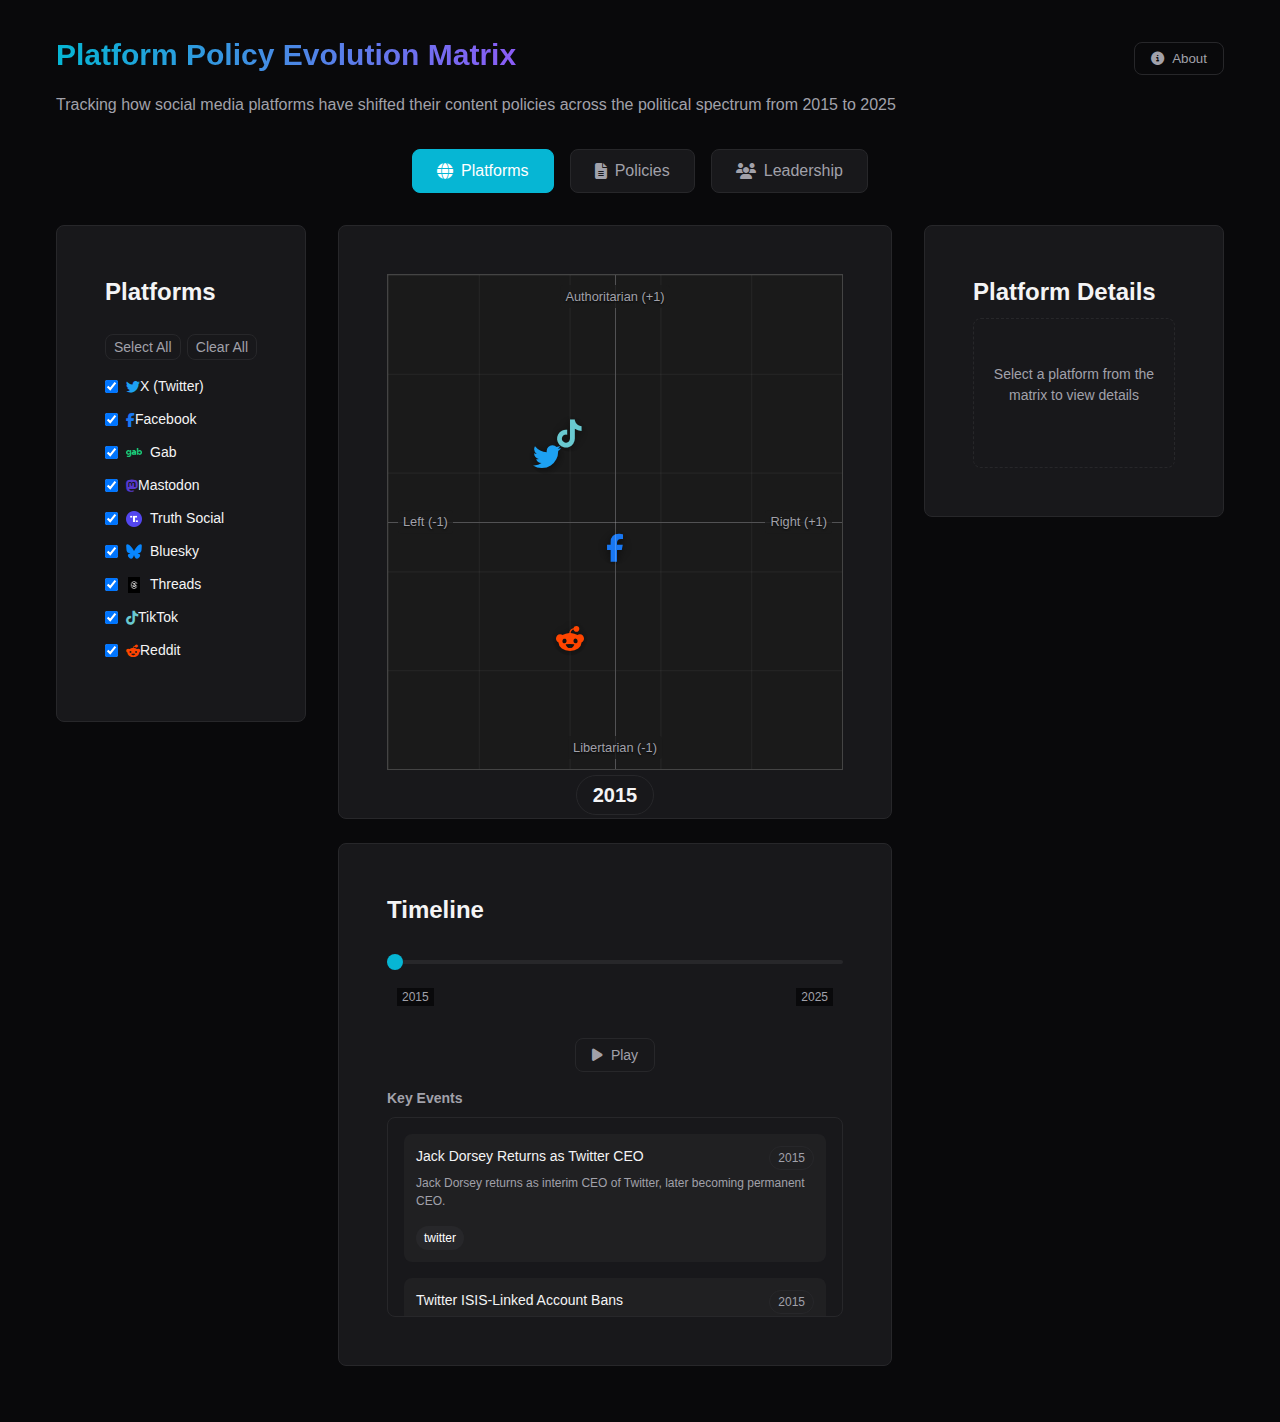
<file: index1.html>
<!DOCTYPE html>
<html lang="en">
  <head>
    <meta charset="UTF-8" />
    <meta name="viewport" content="width=device-width, initial-scale=1.0" />
    <title>The Political Matrix of Digital Platforms & Policies</title>
    <link rel="stylesheet" href="styles.css" />
    <link
      rel="stylesheet"
      href="https://cdnjs.cloudflare.com/ajax/libs/font-awesome/6.4.0/css/all.min.css"
    />
    <style>
      /* Additional styling for the three-column layout */
      .grid {
        display: grid;
        grid-template-columns: 1fr;
        gap: 2rem;
      }

      @media (min-width: 1024px) {
        .grid {
          grid-template-columns: 250px 1fr;
        }
      }

      @media (min-width: 1200px) {
        .grid {
          grid-template-columns: 250px 1fr 300px; /* Left sidebar, main content, right panel */
        }

        .side-panel {
          display: block !important;
        }
      }

      /* Right panel styling */
      .side-panel {
        display: none; /* Hidden on mobile */
      }

      .platform-detail {
        animation: fadeIn 0.3s ease;
      }

      .platform-detail-header {
        display: flex;
        justify-content: space-between;
        align-items: center;
        margin-bottom: 1rem;
        padding-bottom: 0.5rem;
        border-bottom: 1px solid var(--border-color);
      }

      .platform-detail-icon {
        display: flex;
        align-items: center;
        justify-content: center;
        width: 40px;
        height: 40px;
      }

      .platform-detail-icon img {
        width: 32px;
        height: 32px;
        object-fit: contain;
      }

      .platform-detail-icon i {
        font-size: 24px;
      }

      .position-info {
        display: flex;
        align-items: center;
        margin-bottom: 0.5rem;
      }

      .position-label {
        font-size: 0.875rem;
        color: var(--text-muted);
        margin-right: 0.5rem;
      }

      .position-values {
        font-size: 0.875rem;
        font-weight: 500;
      }

      .detail-description {
        font-size: 0.875rem;
        color: var(--text-muted);
        margin: 1rem 0;
      }

      .platform-detail-footer {
        display: flex;
        justify-content: space-between;
        font-size: 0.75rem;
        color: var(--text-muted);
        margin-top: 1rem;
        padding-top: 0.5rem;
        border-top: 1px solid var(--border-color);
      }

      .empty-state {
        height: 150px;
        display: flex;
        align-items: center;
        justify-content: center;
        color: var(--text-muted);
        font-size: 0.875rem;
        text-align: center;
        padding: 1rem;
        border: 1px dashed var(--border-color);
        border-radius: var(--radius);
      }

      /* Add responsive adjustments */
      @media (max-width: 1199px) {
        .side-panel-mobile {
          display: block;
          margin-top: 2rem;
        }

        .side-panel-desktop {
          display: none;
        }
      }

      @media (min-width: 1200px) {
        .side-panel-mobile {
          display: none;
        }

        .side-panel-desktop {
          display: block;
        }
      }
    </style>
  </head>
  <body>
    <div class="container">
      <header>
        <div class="header-content">
          <h1 class="gradient-text">Platform Policy Evolution Matrix</h1>
          <button id="info-button" class="btn btn-outline">
            <i class="fas fa-info-circle"></i>
            About
          </button>
        </div>
        <p class="subtitle">
          Tracking how social media platforms have shifted their content
          policies across the political spectrum from 2015 to 2025
        </p>
      </header>

      <!-- View selector buttons -->
      <div class="view-selector">
        <button id="view-platforms" class="view-btn active">
          <i class="fas fa-globe"></i> Platforms
        </button>
        <button id="view-policies" class="view-btn">
          <i class="fas fa-file-alt"></i> Policies
        </button>
        <button id="view-leadership" class="view-btn">
          <i class="fas fa-users"></i> Leadership
        </button>
      </div>

      <div class="grid">
        <!-- Left sidebar - Platform filters -->
        <div class="sidebar">
          <div class="card">
            <div class="card-header">
              <h2>Platforms</h2>
              <button id="toggle-filters" class="btn btn-ghost mobile-only">
                <i class="fas fa-chevron-down"></i>
              </button>
            </div>

            <div id="filters-content" class="filters-content">
              <div class="filter-actions">
                <button id="select-all" class="btn btn-outline btn-sm">
                  Select All
                </button>
                <button id="clear-all" class="btn btn-outline btn-sm">
                  Clear All
                </button>
              </div>

              <div class="platform-list" id="platform-list">
                <!-- Platform checkboxes will be inserted here by JavaScript -->
              </div>

              <div id="selected-event-details" class="selected-event hidden">
                <h3>Selected Event:</h3>
                <p id="selected-event-description"></p>
              </div>
            </div>
          </div>
        </div>

        <!-- Main content - Matrix and Timeline -->
        <div class="main-content">
          <!-- Matrix visualization -->
          <div class="card">
            <div class="matrix-container">
              <div class="matrix-axes">
                <div class="axis-horizontal"></div>
                <div class="axis-vertical"></div>

                <div class="axis-label top">Authoritarian (+1)</div>
                <div class="axis-label bottom">Libertarian (-1)</div>
                <div class="axis-label left">Left (-1)</div>
                <div class="axis-label right">Right (+1)</div>
              </div>

              <!-- <div class="matrix-disclaimer">
                Platform positions based on ban activity and content moderation
                policies
              </div> -->

              <div id="matrix" class="matrix">
                <!-- Platform dots will be inserted here by JavaScript -->
              </div>

              <div class="year-badge">
                <span id="current-year">2015</span>
              </div>
            </div>
          </div>

          <!-- Timeline slider -->
          <div class="card">
            <h2>Timeline</h2>
            <div class="timeline-slider">
              <input
                type="range"
                id="year-slider"
                min="2015"
                max="2025"
                value="2015"
                step="1"
              />
              <div class="slider-labels">
                <span>2015</span>
                <span>2025</span>
              </div>
            </div>

            <div class="timeline-controls">
              <button id="play-timeline" class="btn btn-outline">
                <i class="fa-solid fa-play"></i> Play
              </button>
            </div>

            <div class="timeline-events">
              <h3>Key Events</h3>
              <div id="events-container" class="events-container">
                <!-- Timeline events will be inserted here by JavaScript -->
              </div>
            </div>
          </div>

          <!-- Platform cards (only shown on smaller screens) -->
          <div id="platform-cards" class="platform-cards">
            <!-- Platform cards will be inserted here by JavaScript -->
          </div>

          <!-- Side panel for mobile view -->
          <div class="card side-panel-mobile">
            <h2>Details</h2>
            <div class="empty-state" id="empty-details-mobile">
              <p>Select a platform from the matrix to view details and reasons that informed account</p>
            </div>
            <div class="platform-detail hidden" id="platform-detail-mobile">
              <div class="platform-detail-header">
                <h3 id="detail-platform-name-mobile"></h3>
                <div
                  class="platform-detail-icon"
                  id="detail-platform-icon-mobile"
                ></div>
              </div>
              <div class="platform-detail-content">
                <div class="position-info">
                  <div class="position-label">Position:</div>
                  <div class="position-values">
                    <span id="detail-x-position-mobile"></span>,
                    <span id="detail-y-position-mobile"></span>
                  </div>
                </div>
                <div class="detail-description" id="detail-description-mobile">
                  <!-- Platform description will go here -->
                </div>
              </div>
              <div class="platform-detail-footer">
                <span id="detail-position-text-mobile"></span>
                <span id="detail-year-mobile"></span>
              </div>
            </div>
          </div>
        </div>

        <!-- Right side panel - Platform details -->
        <div class="side-panel side-panel-desktop" id="details-panel">
          <div class="card">
            <h2>Platform Details</h2>
            <div class="empty-state" id="empty-details">
              <p>Select a platform from the matrix to view details</p>
            </div>
            <div class="platform-detail hidden" id="platform-detail">
              <div class="platform-detail-header">
                <h3 id="detail-platform-name"></h3>
                <div
                  class="platform-detail-icon"
                  id="detail-platform-icon"
                ></div>
              </div>
              <div class="platform-detail-content">
                <div class="position-info">
                  <div class="position-label">Position:</div>
                  <div class="position-values">
                    <span id="detail-x-position"></span>,
                    <span id="detail-y-position"></span>
                  </div>
                </div>
                <div class="detail-description" id="detail-description">
                  <!-- Platform description will go here -->
                </div>
              </div>
              <div class="platform-detail-footer">
                <span id="detail-position-text"></span>
                <span id="detail-year"></span>
              </div>
            </div>
          </div>

          <!-- Related events in the side panel -->
          <!-- <div class="card">
            <h2>Related Events</h2>
            <div class="events-container" id="related-events-container">
              <div class="event-empty">
                Select a platform to see related events
              </div>
            </div> -->
          </div>
        </div>
      </div>
    </div>

    <!-- Info Modal -->
    <div id="info-modal" class="modal hidden">
      <div class="modal-overlay"></div>
      <div class="modal-content">
        <div class="modal-header">
          <h2>About This Visualization</h2>
          <button id="close-modal" class="btn btn-ghost">
            <i class="fas fa-times"></i>
          </button>
        </div>
        <div class="modal-body">
          <p>
            This interactive visualization maps how major social media platforms
            have evolved their content policies and moderation approaches over
            time, positioned on a political matrix.
          </p>
          <h3>How to use:</h3>
          <ul>
            <li>
              Use the timeline slider to see how platforms have shifted over
              time
            </li>
            <li>
              Filter platforms using the checkboxes to focus on specific
              companies
            </li>
            <li>
              Click on a platform to see detailed information about their policy
              changes
            </li>
            <li>Explore key events that influenced policy shifts</li>
          </ul>
          <h3>About the matrix:</h3>
          <p>
            The horizontal axis represents Left-Right political orientation from
            -1 (left) to +1 (right). The vertical axis represents
            Authoritarian-Libertarian approaches from -1 (libertarian) to +1
            (authoritarian).
          </p>
          <p class="note">
            Data source: Platform policy positions from 2015-2025 based on
            content moderation practices and policy changes.
          </p>
        </div>
      </div>
    </div>

    <script src="data.js"></script>
    <script src="script.js"></script>
  </body>
</html>
</file>
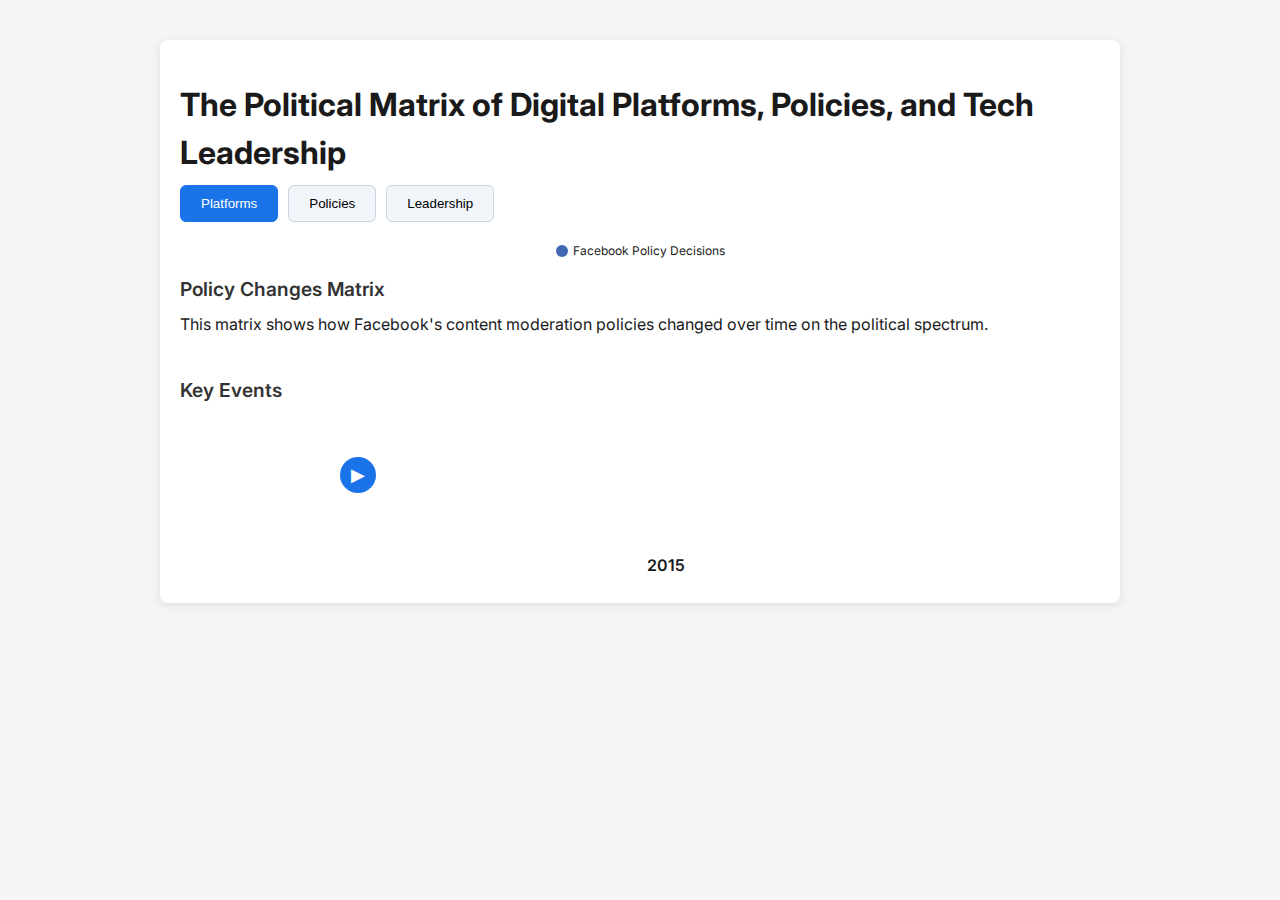
<file: index_policies.html>
<!DOCTYPE html>
<html lang="en">
  <head>
    <meta charset="UTF-8" />
    <title>
      The Political Matrix of Digital Platforms, Policies, and Tech Leadership
    </title>
    <link href="style.css" rel="stylesheet" />

    <link
      href="https://fonts.googleapis.com/css2?family=Inter:wght@400;500;600;700&display=swap"
      rel="stylesheet"
    />
  </head>
  <body>
    <div class="container">
      <h1>
        The Political Matrix of Digital Platforms, Policies, and Tech Leadership
      </h1>
      <div class="nav-buttons">
        <button class="nav-button active" id="platforms-btn">Platforms</button>
        <button class="nav-button" id="policies-btn">Policies</button>
        <button class="nav-button" id="leaders-btn">Leadership</button>
      </div>

      <div class="view active" id="platforms-view">
        <div class="legend">
          <div class="legend-item">
            <div class="legend-color policy"></div>
            <span>Facebook Policy Decisions</span>
          </div>
        </div>

        <h3>Policy Changes Matrix</h3>
        <p>
          This matrix shows how Facebook's content moderation policies changed
          over time on the political spectrum.
        </p>
        <svg id="platforms-matrix"></svg>
        <div class="tooltip"></div>

        <h3>Key Events</h3>
        <div class="timeline-controls">
          <button class="play-button" id="playButton">▶</button>
          <div style="flex-grow: 1; position: relative">
            <div class="timeline-container">
              <svg class="timeline-svg" id="timeline-svg"></svg>
              <input
                type="range"
                class="timeline-slider"
                id="yearSlider"
                min="2015"
                max="2025"
                step="1"
                value="2015"
              />
            </div>
            <div class="year-display" id="yearDisplay">2015</div>
          </div>
        </div>
      </div>

      <div class="view" id="policies-view">
        <h2>Policy/Features - Overview</h2>
        <svg id="matrix"></svg>
        <div class="tooltip"></div>
      </div>

      <div class="view" id="leaders-view">
        <div class="placeholder">Leadership Analysis (Coming Soon)</div>
      </div>
    </div>

    <script src="https://d3js.org/d3.v7.min.js"></script>
    <script>
      // External timeline events (separate from policy changes)
      const timelineEvents = [
        {
          event: "2016 U.S. Election",
          year: 2016,
          description: "Donald Trump elected president of the United States.",
        },
        {
          event: "Cambridge Analytica Scandal Exposed",
          year: 2018,
          description:
            "Major data privacy scandal involving Facebook user data.",
        },
        {
          event: "Brett Kavanaugh Supreme Court Hearings",
          year: 2018,
          description: "Controversial Supreme Court confirmation hearings.",
        },
        {
          event: "January 6 Capitol Riot",
          year: 2021,
          description: "Violent protests at the U.S. Capitol building.",
        },
        {
          event: "Trump 2025 Election Win",
          year: 2024,
          description: "Donald Trump wins the 2024 presidential election.",
        },
      ];

      // Facebook policy changes with manually positioned coordinates
      const platformData = [
        {
          platform: "Facebook",
          event: "Central role in political misinformation",
          quadrant: "Authoritarian Right",
          year: 2016,
          description:
            "Facilitated spread of misinformation via algorithmic feeds.",
          x: 0.7,
          y: 0.7,
        },
        {
          platform: "Facebook",
          event: "Starts using third-party fact-checking services",
          quadrant: "Authoritarian Left",
          year: 2016,
          description:
            "Introduced fact-checking to combat misinformation post-election.",
          x: -0.7,
          y: 0.7,
        },
        {
          platform: "Facebook",
          event: "Cambridge Analytica response changes",
          quadrant: "Authoritarian Right",
          year: 2018,
          description: "Implemented data privacy measures after scandal.",
          x: 0.6,
          y: 0.4,
        },
        {
          platform: "Facebook",
          event: "Joel Kaplan aligns moderation policy",
          quadrant: "Authoritarian Right",
          year: 2018,
          description:
            "Kaplan's influence signals conservative alignment in moderation.",
          x: 0.8,
          y: 0.3,
        },
        {
          platform: "Facebook",
          event: "Bans Trump from platforms",
          quadrant: "Authoritarian Left",
          year: 2021,
          description: "Suspended Trump's accounts citing incitement risks.",
          x: -0.5,
          y: 0.5,
        },
        {
          platform: "Facebook",
          event: "Scaling back content moderation",
          quadrant: "Libertarian Right",
          year: 2022,
          description:
            "Reduced moderation to cut costs, prioritizing free speech.",
          x: 0.5,
          y: -0.3,
        },
        {
          platform: "Facebook",
          event: "Removes DEI goals from corporate disclosures",
          quadrant: "Libertarian Right",
          year: 2024,
          description: "Scaled back progressive initiatives.",
          x: 0.7,
          y: -0.5,
        },
        {
          platform: "Facebook",
          event: "Meta aligns with free-speech stance",
          quadrant: "Libertarian Right",
          year: 2025,
          description:
            "Shifted policies to align with right-leaning free-speech attitudes.",
          x: 0.6,
          y: -0.7,
        },
        {
          platform: "Facebook",
          event: "Nick Clegg exits, replaced by Joel Kaplan",
          quadrant: "Authoritarian Right",
          year: 2025,
          description: "Shift to Republican-aligned leadership.",
          x: 0.4,
          y: 0.6,
        },
        {
          platform: "Facebook",
          event: "Adopts Community Notes",
          quadrant: "Libertarian Right",
          year: 2025,
          description:
            "Introduced crowdsourced moderation, mirroring X's model.",
          x: 0.3,
          y: -0.6,
        },
        {
          platform: "Facebook",
          event: "Oversight Board criticized",
          quadrant: "Libertarian Right",
          year: 2025,
          description: "Criticism for reduced moderation oversight.",
          x: 0.8,
          y: -0.8,
        },
      ];

      // Policy data with manually positioned coordinates
      const policyData = [
        {
          policy: "Content Moderation Policies",
          quadrant: "Authoritarian Left",
          description:
            "Policies that regulate content based on harm reduction principles",
          x: -0.6,
          y: 0.8,
        },
        {
          policy: "Algorithmic Content Recommendation",
          quadrant: "Authoritarian Right",
          description:
            "Systems that personalize content based on behavioral data",
          x: 0.8,
          y: 0.7,
        },
        {
          policy: "User Anonymity",
          quadrant: "Libertarian Right",
          description:
            "Allowing users to participate without revealing identity",
          x: 0.7,
          y: -0.7,
        },
        {
          policy: "Real-Name Requirements",
          quadrant: "Authoritarian Left",
          description: "Requiring users to verify their legal identity",
          x: -0.8,
          y: 0.6,
        },
        {
          policy: "Microtargeted Political Advertising",
          quadrant: "Authoritarian Right",
          description: "Highly specific ad targeting based on user data",
          x: 0.5,
          y: 0.8,
        },
        {
          policy: "Fact-Checking & Misinformation Labels",
          quadrant: "Authoritarian Left",
          description:
            "Adding warning labels to potentially misleading content",
          x: -0.4,
          y: 0.7,
        },
        {
          policy: "Community Notes",
          quadrant: "Libertarian Right",
          description:
            "Crowdsourced notes to provide context, reducing centralized moderation",
          x: 0.3,
          y: -0.5,
        },
        {
          policy: "Privacy-Focused Settings",
          quadrant: "Libertarian Right",
          description: "Tools that limit data collection and sharing",
          x: 0.7,
          y: -0.4,
        },
        {
          policy: "Extensive Data Collection",
          quadrant: "Authoritarian Right",
          description: "Gathering comprehensive user behavior data",
          x: 0.7,
          y: 0.4,
        },
        {
          policy: "Visible Engagement Metrics",
          quadrant: "Libertarian Right",
          description: "Publicly displaying likes, shares, and other metrics",
          x: 0.5,
          y: -0.6,
        },
        {
          policy: "Hidden Engagement Metrics",
          quadrant: "Authoritarian Left",
          description:
            "Concealing popularity metrics to reduce social influence",
          x: -0.7,
          y: 0.4,
        },
        {
          policy: "Community/Group Features",
          quadrant: "Libertarian Right",
          description: "Tools for users to self-organize into communities",
          x: 0.4,
          y: -0.7,
        },
        {
          policy: "Reporting & Flagging Mechanisms",
          quadrant: "Authoritarian Left",
          description: "Systems for users to report policy violations",
          x: -0.5,
          y: 0.5,
        },
        {
          policy: "Chronological Feed Sorting",
          quadrant: "Libertarian Left",
          description:
            "Displaying content in time-based order without algorithmic curation",
          x: -0.6,
          y: -0.5,
        },
        {
          policy: "Algorithmic Feed Sorting",
          quadrant: "Authoritarian Right",
          description:
            "Using algorithms to determine content visibility and order",
          x: 0.5,
          y: 0.5,
        },
      ];

      // Chart dimensions
      const margin = { top: 40, right: 40, bottom: 60, left: 60 },
        width = 800 - margin.left - margin.right,
        height = 600 - margin.top - margin.bottom;

      const x = d3.scaleLinear().domain([-1, 1]).range([0, width]);
      const y = d3.scaleLinear().domain([-1, 1]).range([height, 0]);

      // Timeline dimensions
      const timelineWidth = 560,
        timelineHeight = 120, // Reduced from 150
        timelineMargin = { top: 30, bottom: 20, left: 20, right: 20 }; // Less top margin
      const timelineX = d3
        .scaleLinear()
        .domain([2015, 2025])
        .range([timelineMargin.left, timelineWidth - timelineMargin.right]);

      // Setup Platforms matrix
      const platformsSvg = d3
        .select("#platforms-matrix")
        .attr("viewBox", `0 0 880 700`)
        .append("g")
        .attr("transform", `translate(${margin.left},${margin.top})`);

      // Setup Timeline SVG
      const timelineSvg = d3
        .select("#timeline-svg")
        .attr("viewBox", `0 0 ${timelineWidth} ${timelineHeight}`)
        .append("g");

      // Add X axis (Platforms)
      platformsSvg
        .append("g")
        .attr("class", "x-axis axis")
        .attr("transform", `translate(0,${height / 2})`)
        .call(d3.axisBottom(x).ticks(5).tickSize(0).tickFormat(""));

      // Add Y axis (Platforms)
      platformsSvg
        .append("g")
        .attr("class", "y-axis axis")
        .attr("transform", `translate(${width / 2},0)`)
        .call(d3.axisLeft(y).ticks(5).tickSize(0).tickFormat(""));

      // X axis labels (Platforms)
      platformsSvg
        .append("text")
        .attr("class", "axis-label")
        .attr("text-anchor", "start")
        .attr("x", 0)
        .attr("y", height / 2 + 30)
        .text("Left");

      platformsSvg
        .append("text")
        .attr("class", "axis-label")
        .attr("text-anchor", "end")
        .attr("x", width)
        .attr("y", height / 2 + 30)
        .text("Right");

      // Y axis labels (Platforms)
      platformsSvg
        .append("text")
        .attr("class", "axis-label")
        .attr("text-anchor", "middle")
        .attr("x", width / 2)
        .attr("y", -10)
        .text("Authoritarian");

      platformsSvg
        .append("text")
        .attr("class", "axis-label")
        .attr("text-anchor", "middle")
        .attr("x", width / 2)
        .attr("y", height + 20)
        .text("Libertarian");

      // Quadrant labels (Platforms)
      platformsSvg
        .append("text")
        .attr("class", "quadrant-label")
        .attr("x", width * 0.25)
        .attr("y", height * 0.25)
        .text("Authoritarian-Left");

      platformsSvg
        .append("text")
        .attr("class", "quadrant-label")
        .attr("x", width * 0.75)
        .attr("y", height * 0.25)
        .text("Authoritarian-Right");

      platformsSvg
        .append("text")
        .attr("class", "quadrant-label")
        .attr("x", width * 0.25)
        .attr("y", height * 0.75)
        .text("Libertarian-Left");

      platformsSvg
        .append("text")
        .attr("class", "quadrant-label")
        .attr("x", width * 0.75)
        .attr("y", height * 0.75)
        .text("Libertarian-Right");

      // Setup Policies matrix
      const policiesSvg = d3
        .select("#matrix")
        .attr("viewBox", `0 0 880 700`)
        .append("g")
        .attr("transform", `translate(${margin.left},${margin.top})`);

      // Add X axis (Policies)
      policiesSvg
        .append("g")
        .attr("class", "x-axis axis")
        .attr("transform", `translate(0,${height / 2})`)
        .call(d3.axisBottom(x).ticks(5).tickSize(0).tickFormat(""));

      // Add Y axis (Policies)
      policiesSvg
        .append("g")
        .attr("class", "y-axis axis")
        .attr("transform", `translate(${width / 2},0)`)
        .call(d3.axisLeft(y).ticks(5).tickSize(0).tickFormat(""));

      // X axis labels (Policies)
      policiesSvg
        .append("text")
        .attr("class", "axis-label")
        .attr("text-anchor", "start")
        .attr("x", 0)
        .attr("y", height / 2 + 30)
        .text("Left");

      policiesSvg
        .append("text")
        .attr("class", "axis-label")
        .attr("text-anchor", "end")
        .attr("x", width)
        .attr("y", height / 2 + 30)
        .text("Right");

      // Y axis labels (Policies)
      policiesSvg
        .append("text")
        .attr("class", "axis-label")
        .attr("text-anchor", "middle")
        .attr("x", width / 2)
        .attr("y", -10)
        .text("Authoritarian");

      policiesSvg
        .append("text")
        .attr("class", "axis-label")
        .attr("text-anchor", "middle")
        .attr("x", width / 2)
        .attr("y", height + 20)
        .text("Libertarian");

      // Quadrant labels (Policies)
      policiesSvg
        .append("text")
        .attr("class", "quadrant-label")
        .attr("x", width * 0.25)
        .attr("y", height * 0.25)
        .text("Authoritarian-Left");

      policiesSvg
        .append("text")
        .attr("class", "quadrant-label")
        .attr("x", width * 0.75)
        .attr("y", height * 0.25)
        .text("Authoritarian-Right");

      policiesSvg
        .append("text")
        .attr("class", "quadrant-label")
        .attr("x", width * 0.25)
        .attr("y", height * 0.75)
        .text("Libertarian-Left");

      policiesSvg
        .append("text")
        .attr("class", "quadrant-label")
        .attr("x", width * 0.75)
        .attr("y", height * 0.75)
        .text("Libertarian-Right");

      // Draw timeline axis at a higher vertical position
      const centerY = 50; // Move the timeline up (was 50)

      timelineSvg
        .append("line")
        .attr("x1", timelineMargin.left)
        .attr("y1", centerY)
        .attr("x2", timelineWidth - timelineMargin.right)
        .attr("y2", centerY)
        .attr("stroke", "#d1d5db")
        .attr("stroke-width", 2);

      // Add year marks to timeline
      for (let year = 2015; year <= 2025; year++) {
        timelineSvg
          .append("line")
          .attr("x1", timelineX(year))
          .attr("y1", centerY - 5)
          .attr("x2", timelineX(year))
          .attr("y2", centerY + 5)
          .attr("stroke", "#d1d5db")
          .attr("stroke-width", 1);

        timelineSvg
          .append("text")
          .attr("x", timelineX(year))
          .attr("y", centerY + 18) // Closer to the timeline
          .attr("text-anchor", "middle")
          .attr("font-size", "8px")
          .attr("fill", "#64748b")
          .text(year);
      }

      // Add a clickable area for the timeline
      timelineSvg
        .append("rect")
        .attr("class", "timeline-area")
        .attr("x", timelineMargin.left)
        .attr("y", 30)
        .attr(
          "width",
          timelineWidth - timelineMargin.left - timelineMargin.right
        )
        .attr("height", 40)
        .on("click", function (event) {
          // Get mouse position relative to SVG
          const [x] = d3.pointer(event);

          // Constrain position to timeline bounds
          const clampedX = Math.max(
            timelineMargin.left,
            Math.min(timelineWidth - timelineMargin.right, x)
          );

          // Calculate year from position
          const year = Math.round(timelineX.invert(clampedX));

          // Update scrubber position
          scrubber.attr("cx", timelineX(year));

          // Update year display and visualization
          yearDisplay.textContent = year;
          updateVisualization(year);
        });

      // Add scrubber circle
      const scrubber = timelineSvg
        .append("circle")
        .attr("class", "timeline-scrubber")
        .attr("r", 9)
        .attr("cx", timelineX(2015)) // Start at 2015
        .attr("cy", 50);

      // Set up drag behavior for scrubber
      const drag = d3
        .drag()
        .on("start", function () {
          // Stop any ongoing animation
          if (isPlaying) {
            clearInterval(animationInterval);
            playButton.innerHTML = "▶";
            isPlaying = false;
          }
        })
        .on("drag", function (event) {
          // Constrain horizontal position
          const x = Math.max(
            timelineMargin.left,
            Math.min(timelineWidth - timelineMargin.right, event.x)
          );

          // Update scrubber position
          d3.select(this).attr("cx", x);

          // Calculate year and update
          const year = Math.round(timelineX.invert(x));
          yearDisplay.textContent = year;
          updateVisualization(year);
        });

      // Apply drag behavior to scrubber
      scrubber.call(drag);

      // Tooltip
      const tooltip = d3.select(".tooltip");

      // Function to update Platforms visualization (Policy Changes)
      function updatePlatforms(year) {
        // Filter platform data by year
        const filteredData = platformData.filter((d) => d.year <= year);

        // Update quadrant circles
        const circles = platformsSvg
          .selectAll("circle")
          .data(filteredData, (d) => d.event);

        circles
          .enter()
          .append("circle")
          .attr("r", 8)
          .attr("class", "facebook-circle")
          .attr("opacity", 0.9)
          .merge(circles)
          .attr("cx", (d) => x(d.x))
          .attr("cy", (d) => y(d.y))
          .on("mouseover", (event, d) => {
            tooltip.transition().duration(200).style("opacity", 1);
            tooltip
              .html(
                `<strong>${d.platform} Policy Change: ${
                  d.event
                }</strong><br/>Year: ${d.year}<br/>Quadrant: ${
                  d.quadrant
                }<br/>${d.description || ""}`
              )
              .style(
                "left",
                Math.min(event.pageX + 10, window.innerWidth - 280) + "px"
              )
              .style("top", Math.max(event.pageY - 28, 0) + "px");
          })
          .on("mouseout", () => {
            tooltip.transition().duration(500).style("opacity", 0);
          });

        circles.exit().remove();

        // Update point labels with better spacing
        const labels = platformsSvg
          .selectAll("text.point-label")
          .data(filteredData, (d) => d.event);

        labels
          .enter()
          .append("text")
          .attr("class", "point-label")
          .merge(labels)
          .attr("x", (d) => x(d.x))
          .attr("y", (d) => y(d.y) - 15) // Position labels above points
          .text((d) => {
            // Truncate long labels
            return d.event.length > 30
              ? d.event.substring(0, 30) + "..."
              : d.event;
          });

        labels.exit().remove();

        // Update timeline with external events
        updateTimeline(year);
      }

      // Function to update timeline with external events
      function updateTimeline(year) {
        // Filter timeline events by year
        const filteredEvents = timelineEvents.filter((d) => d.year <= year);

        // Clear previous timeline elements, but NOT the main axis and scrubber
        timelineSvg.selectAll(".timeline-event-marker").remove();
        timelineSvg.selectAll(".timeline-connector-line").remove();
        timelineSvg.selectAll(".top-event-label").remove();
        timelineSvg.selectAll(".bottom-event-label").remove();

        // Add connector lines and markers for each year with events
        let topIndex = 0;
        let bottomIndex = 0;

        // Timeline center position (vertical) - use the same value as in the initial setup
        const centerY = 50; // Keep this the same as your initial timeline setup

        filteredEvents.forEach((d, i) => {
          // Decide whether to place the marker above or below the timeline
          const isTop = i % 2 === 0;
          // Position markers further from timeline with more space
          const markerY = isTop ? centerY - 35 : centerY + 35;

          // Add connector line from timeline to marker
          timelineSvg
            .append("line")
            .attr("class", "timeline-connector-line")
            .attr("x1", timelineX(d.year))
            .attr("y1", centerY)
            .attr("x2", timelineX(d.year))
            .attr("y2", markerY);

          // Add event marker
          timelineSvg
            .append("circle")
            .attr("class", "timeline-event-marker")
            .attr("r", 6)
            .attr("cx", timelineX(d.year))
            .attr("cy", markerY)
            .on("mouseover", (event, d) => {
              tooltip.transition().duration(200).style("opacity", 1);
              tooltip
                .html(
                  `<strong>External Event: ${d.event}</strong><br/>Year: ${
                    d.year
                  }<br/>${d.description || ""}`
                )
                .style(
                  "left",
                  Math.min(event.pageX + 10, window.innerWidth - 280) + "px"
                )
                .style("top", Math.max(event.pageY - 28, 0) + "px");
            })
            .on("mouseout", () => {
              tooltip.transition().duration(500).style("opacity", 0);
            });

          // Add labels for each event with more space and text wrapping
          if (isTop) {
            // Top labels - more space and potential for multiple lines
            const label = timelineSvg
              .append("text")
              .attr("class", "top-event-label timeline-event")
              .attr("x", timelineX(d.year))
              .attr("y", markerY - 15 - topIndex * 14)
              .attr("text-anchor", "middle");

            // Split long event names
            const words = d.event.split(" ");
            if (words.length > 3) {
              const firstLine = words
                .slice(0, Math.ceil(words.length / 2))
                .join(" ");
              const secondLine = words
                .slice(Math.ceil(words.length / 2))
                .join(" ");
              label
                .append("tspan")
                .attr("x", timelineX(d.year))
                .attr("dy", "0em")
                .text(firstLine);
              label
                .append("tspan")
                .attr("x", timelineX(d.year))
                .attr("dy", "1.1em")
                .text(secondLine);
            } else {
              label.text(d.event);
            }
            topIndex++;
          } else {
            // Bottom labels - more space and potential for multiple lines
            const label = timelineSvg
              .append("text")
              .attr("class", "bottom-event-label timeline-event")
              .attr("x", timelineX(d.year))
              .attr("y", markerY + 15 + bottomIndex * 14)
              .attr("text-anchor", "middle");

            // Split long event names
            const words = d.event.split(" ");
            if (words.length > 3) {
              const firstLine = words
                .slice(0, Math.ceil(words.length / 2))
                .join(" ");
              const secondLine = words
                .slice(Math.ceil(words.length / 2))
                .join(" ");
              label
                .append("tspan")
                .attr("x", timelineX(d.year))
                .attr("dy", "0em")
                .text(firstLine);
              label
                .append("tspan")
                .attr("x", timelineX(d.year))
                .attr("dy", "1.1em")
                .text(secondLine);
            } else {
              label.text(d.event);
            }
            bottomIndex++;
          }
        });
      }

      // Function to update Policies visualization (Policies)
      function updatePolicies() {
        // Only calculate positions if they haven't been calculated before
        if (!window.policyPositionsCalculated) {
          // Group policy data by quadrant to improve positioning
          const byQuadrant = {
            "Authoritarian Left": [],
            "Authoritarian Right": [],
            "Libertarian Left": [],
            "Libertarian Right": [],
          };

          policyData.forEach((d) => {
            if (byQuadrant[d.quadrant]) {
              byQuadrant[d.quadrant].push(d);
            }
          });

          // Position points in each quadrant with improved spacing
          Object.keys(byQuadrant).forEach((quadrant) => {
            const items = byQuadrant[quadrant];
            const count = items.length;

            // Skip empty quadrants
            if (count === 0) return;

            // Calculate grid size with extra spacing
            const gridSize = Math.ceil(Math.sqrt(count * 1.5));

            let xMin, xMax, yMin, yMax;

            switch (quadrant) {
              case "Authoritarian Left":
                xMin = -0.9;
                xMax = -0.1;
                yMin = 0.1;
                yMax = 0.9;
                break;
              case "Authoritarian Right":
                xMin = 0.1;
                xMax = 0.9;
                yMin = 0.1;
                yMax = 0.9;
                break;
              case "Libertarian Left":
                xMin = -0.9;
                xMax = -0.1;
                yMin = -0.9;
                yMax = -0.1;
                break;
              case "Libertarian Right":
                xMin = 0.1;
                xMax = 0.9;
                yMin = -0.9;
                yMax = -0.1;
                break;
            }

            // Calculate step sizes
            const xRange = xMax - xMin;
            const yRange = yMax - yMin;
            const xStep = xRange / (gridSize || 1);
            const yStep = yRange / (gridSize || 1);

            // Position items in a grid with static offsets using item index as seed
            items.forEach((item, i) => {
              const row = Math.floor(i / gridSize);
              const col = i % gridSize;

              // Use deterministic offsets based on index instead of random
              const xOffset = (((i * 13) % 10) - 5) * 0.01; // Deterministic but varied
              const yOffset = (((i * 7) % 10) - 5) * 0.01;

              // Set positions
              item.x = xMin + (col + 0.5) * xStep + xOffset;
              item.y = yMin + (row + 0.5) * yStep + yOffset;
            });
          });

          // Mark that positions have been calculated
          window.policyPositionsCalculated = true;
        }

        // Clear existing elements
        policiesSvg.selectAll("circle").remove();
        policiesSvg.selectAll("text.point-label").remove();

        // Add circles for policies (no changes to positions)
        policiesSvg
          .selectAll("circle")
          .data(policyData)
          .enter()
          .append("circle")
          .attr("r", 8)
          .attr("class", "policy-circle")
          .attr("opacity", 0.9)
          .attr("cx", (d) => x(d.x))
          .attr("cy", (d) => y(d.y))
          .on("mouseover", (event, d) => {
            tooltip.transition().duration(200).style("opacity", 1);
            tooltip
              .html(
                `<strong>${d.policy}</strong><br/>Quadrant: ${d.quadrant}<br/>${
                  d.description || ""
                }`
              )
              .style(
                "left",
                Math.min(event.pageX + 10, window.innerWidth - 280) + "px"
              )
              .style("top", Math.max(event.pageY - 28, 0) + "px");
          })
          .on("mouseout", () => {
            tooltip.transition().duration(500).style("opacity", 0);
          });

        // Add labels (no changes to the rest of the function)
        const labels = policiesSvg
          .selectAll("text.point-label")
          .data(policyData)
          .enter()
          .append("text")
          .attr("class", "point-label")
          .attr("text-anchor", "start")
          .attr("x", (d) => x(d.x) + 12)
          .attr("y", (d) => y(d.y) - 8)
          .attr("dy", "0em")
          .text((d) => d.policy)
          .call(wrapText, 120);
      }

      // Add this text wrapping function
      function wrapText(text, width) {
        text.each(function () {
          const text = d3.select(this);
          const words = text.text().split(/\s+/);
          let line = [];
          let lineNumber = 0;
          const lineHeight = 1.2; // Increased line height for better readability
          const y = text.attr("y");
          const x = text.attr("x");
          const dy = parseFloat(text.attr("dy") || 0);
          let tspan = text
            .text(null)
            .append("tspan")
            .attr("x", x)
            .attr("y", y)
            .attr("dy", dy + "em");

          for (let i = 0; i < words.length; i++) {
            const word = words[i];
            line.push(word);
            tspan.text(line.join(" "));

            // If line is too long and has more than one word, wrap
            if (
              tspan.node().getComputedTextLength() > width &&
              line.length > 1
            ) {
              line.pop();
              tspan.text(line.join(" "));
              line = [word];
              tspan = text
                .append("tspan")
                .attr("x", x)
                .attr("y", y)
                .attr("dy", ++lineNumber * lineHeight + dy + "em")
                .text(word);
            }
          }
        });
      }

      // Navigation buttons
      document
        .getElementById("platforms-btn")
        .addEventListener("click", function () {
          setActiveView("platforms");
          updateVisualization(parseInt(yearSlider.value));
        });

      document
        .getElementById("policies-btn")
        .addEventListener("click", function () {
          setActiveView("policies");
          updatePolicies(); // No need for year parameter
        });

      document
        .getElementById("leaders-btn")
        .addEventListener("click", function () {
          setActiveView("leaders");
        });

      function setActiveView(viewName) {
        document.querySelectorAll(".nav-button").forEach((btn) => {
          btn.classList.remove("active");
        });
        document.querySelectorAll(".view").forEach((view) => {
          view.classList.remove("active");
        });
        document.getElementById(viewName + "-btn").classList.add("active");
        document.getElementById(viewName + "-view").classList.add("active");
      }

      // Timeline functionality
      const yearSlider = document.getElementById("yearSlider");
      const yearDisplay = document.getElementById("yearDisplay");
      const playButton = document.getElementById("playButton");
      let animationInterval;
      let isPlaying = false;

      yearSlider.addEventListener("input", function () {
        const year = parseInt(this.value);
        yearDisplay.textContent = year;
        updateVisualization(year);
      });

      playButton.addEventListener("click", function () {
        if (isPlaying) {
          clearInterval(animationInterval);
          playButton.innerHTML = "▶";
          isPlaying = false;
        } else {
          playButton.innerHTML = "⏸";
          isPlaying = true;
          if (parseInt(yearSlider.value) >= parseInt(yearSlider.max)) {
            yearSlider.value = yearSlider.min;
            yearDisplay.textContent = yearSlider.min;
          }
          animationInterval = setInterval(() => {
            const currentYear = parseInt(yearSlider.value);
            const maxYear = parseInt(yearSlider.max);
            if (currentYear < maxYear) {
              yearSlider.value = currentYear + 1;
              yearDisplay.textContent = currentYear + 1;
              updateVisualization(currentYear + 1);
            } else {
              clearInterval(animationInterval);
              playButton.innerHTML = "▶";
              isPlaying = false;
            }
          }, 1000);
        }
      });

      // Update visualization based on year and active view
      function updateVisualization(year) {
        const activeView = document.querySelector(".view.active").id;
        if (activeView === "platforms-view") {
          updatePlatforms(year);
        } else if (activeView === "policies-view") {
          updatePolicies(); // No timeline for policies
        }
      }

      // Initialize visualizations
      updateVisualization(2015);

      // Add this CSS for the timeline scrubber
      document.head.insertAdjacentHTML(
        "beforeend",
        `
        <style>
          .timeline-scrubber {
            fill: #1a73e8;
            stroke: white;
            stroke-width: 2;
            cursor: pointer;
            filter: drop-shadow(0 1px 3px rgba(0, 0, 0, 0.3));
          }
          
          .timeline-area {
            fill: transparent;
            cursor: pointer;
          }

          /* Hide the range slider since we'll use the scrubber instead */
          .timeline-slider {
            display: none;
          }
        </style>
      `
      );

      // Update the timeline CSS for more compact layout
      document.head.insertAdjacentHTML(
        "beforeend",
        `
        <style>
          .timeline-svg {
            width: 100%;
            max-width: 600px;
            height: 120px; /* Match the new timelineHeight */
            margin: 0 auto;
          }
          
          .top-event-label, .bottom-event-label {
            font-size: 10px; 
            fill: #1a1a1a;
            text-anchor: middle;
          }
          
          .timeline-controls {
            margin: 10px auto 20px; /* Less vertical margin */
            max-width: 600px;
          }
        </style>
      `
      );
    </script>
  </body>
</html>
</file>
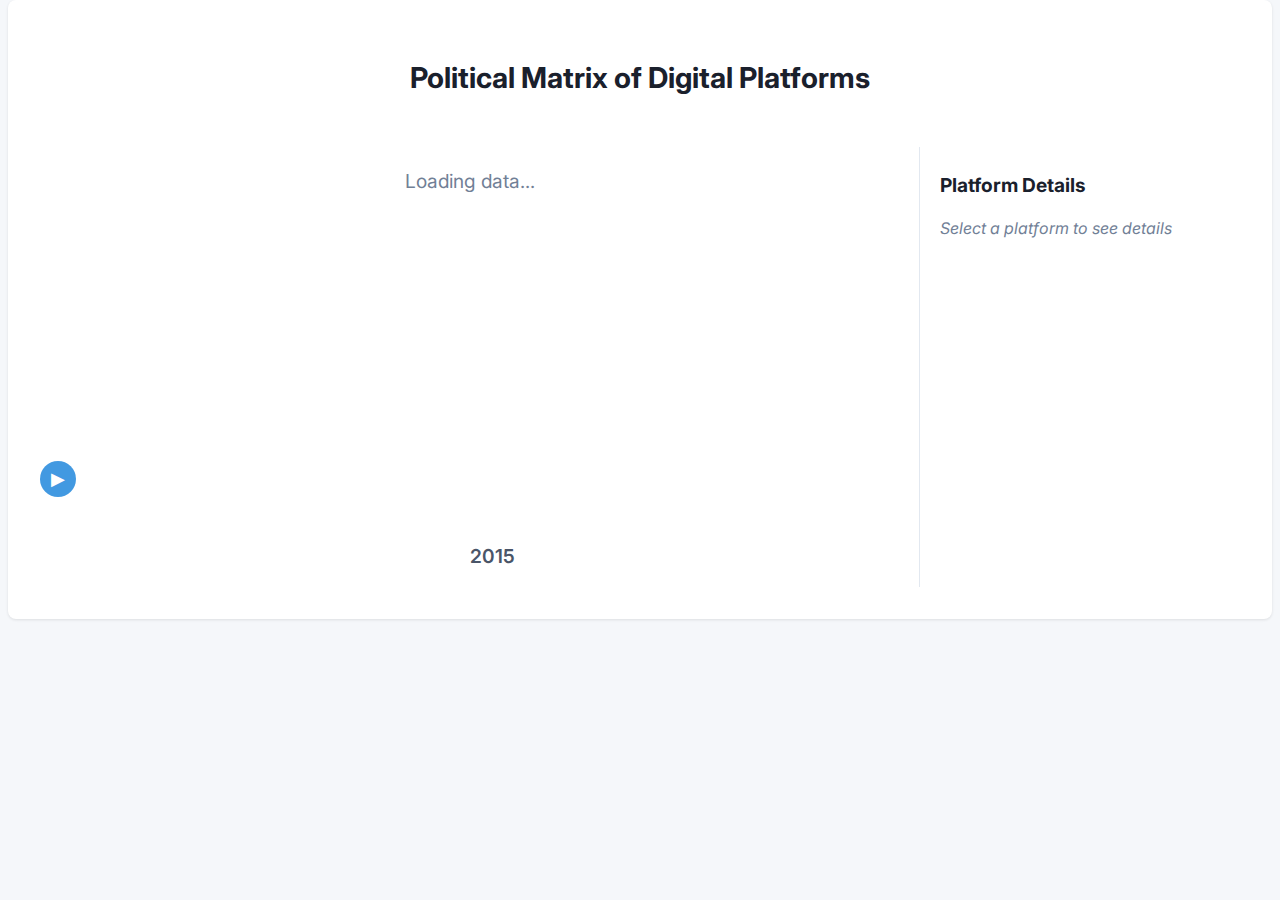
<file: may1.html>
<!DOCTYPE html>
<html lang="en">
  <head>
    <meta charset="UTF-8" />
    <title>Political Matrix of Digital Platforms</title>
    <style>
      body {
        font-family: "Inter", -apple-system, BlinkMacSystemFont, "Segoe UI",
          Roboto, Helvetica, Arial, sans-serif;
        color: #333;
        line-height: 1.5;
        margin: 0;
        padding: 0;
        background-color: #f5f7fa;
      }

      .container {
        max-width: 1200px;
        margin: 0 auto;
        padding: 2rem;
        background-color: white;
        box-shadow: 0 1px 3px rgba(0, 0, 0, 0.1);
        border-radius: 8px;
      }

      h1,
      h2,
      h3 {
        color: #1a202c;
        margin-top: 1.5rem;
        margin-bottom: 1rem;
      }

      h1 {
        font-size: 1.8rem;
        text-align: center;
        margin-bottom: 1.5rem;
      }

      h2 {
        font-size: 1.5rem;
      }

      h3 {
        font-size: 1.2rem;
      }

      .main-content {
        display: flex;
        gap: 20px;
      }

      .visualization-container {
        flex: 1;
        min-width: 0;
      }

      .details-panel {
        width: 300px;
        border-left: 1px solid #e2e8f0;
        padding-left: 20px;
      }

      .platform-details {
        margin-top: 20px;
      }

      .platform-details h3 {
        margin-bottom: 10px;
        color: #2d3748;
      }

      .details-year {
        font-weight: 500;
        color: #4a5568;
      }

      .details-position {
        font-size: 0.9rem;
        color: #718096;
        margin-bottom: 10px;
      }

      .details-description {
        margin-bottom: 20px;
      }

      .legend {
        display: flex;
        flex-wrap: wrap;
        gap: 1rem;
        margin-bottom: 1.5rem;
      }

      .legend-item {
        display: flex;
        align-items: center;
        font-size: 0.9rem;
        cursor: pointer;
        padding: 4px 8px;
        border-radius: 4px;
      }

      .legend-item:hover {
        background-color: #f7fafc;
      }

      .legend-item.highlighted {
        background-color: #e2e8f0;
        font-weight: 500;
      }

      .legend-color {
        width: 12px;
        height: 12px;
        border-radius: 50%;
        margin-right: 0.5rem;
      }

      .legend-control {
        margin-right: 16px;
      }

      .legend-control button {
        padding: 4px 12px;
        background-color: #e2e8f0;
        border: none;
        border-radius: 4px;
        font-size: 0.9rem;
        cursor: pointer;
      }

      .legend-control button:hover {
        background-color: #cbd5e0;
      }

      .tooltip {
        position: absolute;
        background-color: rgba(255, 255, 255, 0.95);
        border: 1px solid #ddd;
        padding: 10px;
        border-radius: 4px;
        pointer-events: none;
        opacity: 0;
        transition: opacity 0.2s;
        max-width: 250px;
        font-size: 0.9rem;
        z-index: 10;
        box-shadow: 0 2px 5px rgba(0, 0, 0, 0.1);
      }

      .axis {
        font-size: 12px;
      }

      .axis-label {
        font-size: 14px;
        fill: #4a5568;
        font-weight: 500;
      }

      .quadrant-label {
        font-size: 13px;
        fill: #a0aec0;
        font-weight: 500;
        text-anchor: middle;
      }

      .timeline-container {
        width: 100%;
        position: relative;
        margin-top: 20px;
      }

      .timeline-controls {
        display: flex;
        align-items: center;
        margin: 1rem 0;
      }

      .play-button {
        background-color: #4299e1;
        color: white;
        border: none;
        width: 36px;
        height: 36px;
        border-radius: 50%;
        font-size: 18px;
        cursor: pointer;
        display: flex;
        align-items: center;
        justify-content: center;
        margin-right: 10px;
      }

      .timeline-slider {
        width: 100%;
        margin: 0;
      }

      .year-display {
        font-size: 1.2rem;
        font-weight: 600;
        color: #4a5568;
        margin-top: 0.5rem;
        text-align: center;
      }

      .platform-circle {
        cursor: pointer;
      }

      .timeline-scrubber {
        fill: #1a73e8;
        stroke: white;
        stroke-width: 2;
        cursor: pointer;
        filter: drop-shadow(0 1px 3px rgba(0, 0, 0, 0.3));
      }

      .timeline-area {
        fill: transparent;
        cursor: pointer;
      }

      .timeline-slider {
        display: none;
      }

      .timeline-svg {
        width: 100%;
        max-width: 100%;
        height: 120px;
        margin: 0 auto;
      }

      .timeline-event-marker {
        fill: #ef5350;
        stroke: white;
        stroke-width: 2;
        cursor: pointer;
      }

      .timeline-connector-line {
        stroke: #ef5350;
        stroke-width: 1.5;
        stroke-dasharray: 3, 3;
      }

      .timeline-event {
        font-size: 10px;
        fill: #4a5568;
        font-weight: 500;
      }

      .top-event-label,
      .bottom-event-label {
        font-size: 10px;
        fill: #1a1a1a;
        text-anchor: middle;
      }

      /* Platform-specific colors */
      .facebook-circle {
        fill: #4267b2;
      }
      .xtwitter-circle {
        fill: #1da1f2;
      }
      .tiktok-circle {
        fill: #000000;
      }
      .reddit-circle {
        fill: #ff4500;
      }
      .gab-circle {
        fill: #00c244;
      }
      .bluesky-circle {
        fill: #0285ff;
      }
      .threads-circle {
        fill: #555555;
      }
      .truthsocial-circle {
        fill: #4a96e9;
      }

      .details-help {
        color: #718096;
        font-style: italic;
      }

      .loading-message {
        text-align: center;
        padding: 20px;
        font-size: 1.2rem;
        color: #718096;
      }
    </style>
    <link
      href="https://fonts.googleapis.com/css2?family=Inter:wght@400;500;600;700&display=swap"
      rel="stylesheet"
    />
  </head>
  <body>
    <div class="container">
      <h1>Political Matrix of Digital Platforms</h1>

      <div class="legend" id="platform-legend">
        <!-- Legend will be populated dynamically -->
      </div>

      <div class="main-content">
        <div class="visualization-container">
          <div id="loading" class="loading-message">Loading data...</div>
          <svg id="platforms-matrix"></svg>
          <div class="tooltip"></div>

          <div class="timeline-controls">
            <button class="play-button" id="playButton">▶</button>
            <div style="flex-grow: 1; position: relative">
              <div class="timeline-container">
                <svg class="timeline-svg" id="timeline-svg"></svg>
                <input
                  type="range"
                  class="timeline-slider"
                  id="yearSlider"
                  min="2015"
                  max="2025"
                  step="1"
                  value="2015"
                />
              </div>
              <div class="year-display" id="yearDisplay">2015</div>
            </div>
          </div>
        </div>

        <div class="details-panel" id="details-panel">
          <h3>Platform Details</h3>
          <p class="details-help">Select a platform to see details</p>
          <div class="platform-details" id="platform-details">
            <!-- Platform details will be displayed here -->
          </div>
        </div>
      </div>
    </div>

    <script src="https://d3js.org/d3.v7.min.js"></script>
    <script>
      // IMPORTANT: Wait for DOM to be fully loaded
      document.addEventListener("DOMContentLoaded", function () {
        // External timeline events
        const timelineEvents = [
          {
            event: "2016 U.S. Election",
            year: 2016,
            description: "Donald Trump elected president of the United States.",
          },
          {
            event: "Cambridge Analytica Scandal",
            year: 2018,
            description:
              "Major data privacy scandal involving Facebook user data.",
          },
          {
            event: "January 6 Capitol Riot",
            year: 2021,
            description: "Violent protests at the U.S. Capitol building.",
          },
          {
            event: "Trump 2024 Election Win",
            year: 2024,
            description: "Donald Trump wins the 2024 presidential election.",
          },
        ];

        // Define a color scheme for platforms
        const platformColors = {
          Facebook: "#4267B2",
          "X (Twitter)": "#1DA1F2",
          TikTok: "#000000",
          Reddit: "#FF4500",
          Gab: "#00C244",
          BlueSky: "#0285FF",
          Threads: "#555555",
          "Truth Social": "#4A96E9",
        };

        // Load data from CSV file
        d3.csv("platforms_positions_2015_2025.csv")
          .then(function (data) {
            // Hide loading message
            document.getElementById("loading").style.display = "none";

            // Process the CSV data
            const platformPositionData = data.map((d) => {
              return {
                platform: d.Platform,
                year: +d.Year,
                x: +d["Adjusted X (Left-Right)"],
                y: +d["Adjusted Y (Authoritarian-Libertarian)"],
                description: d["Reason Summary (EN)"] || "",
              };
            });

            // Initialize visualization with processed data
            initVisualization(platformPositionData);
          })
          .catch(function (error) {
            console.error("Error loading the CSV file:", error);
            document.getElementById("loading").textContent =
              "Error loading data. Please check the console for details.";
          });

        // Main function to initialize the visualization
        function initVisualization(platformPositionData) {
          // Get min and max years from data
          const years = platformPositionData.map((d) => parseInt(d.year));
          const minYear = Math.min(...years);
          const maxYear = Math.max(...years);

          // Get all unique platforms
          const uniquePlatforms = [
            ...new Set(platformPositionData.map((d) => d.platform)),
          ];

          // Chart dimensions
          const margin = { top: 40, right: 40, bottom: 60, left: 60 },
            width = 700 - margin.left - margin.right,
            height = 550 - margin.top - margin.bottom;

          const x = d3.scaleLinear().domain([-1, 1]).range([0, width]);
          const y = d3.scaleLinear().domain([-1, 1]).range([height, 0]);

          // Timeline dimensions
          const timelineWidth = 700 - margin.left - margin.right,
            timelineHeight = 120,
            timelineMargin = { top: 30, bottom: 20, left: 20, right: 20 };
          const timelineX = d3
            .scaleLinear()
            .domain([minYear, maxYear])
            .range([0, timelineWidth]);

          // Convert platform names to CSS-friendly class names
          function platformToClass(platform) {
            return platform.toLowerCase().replace(/[^a-z0-9]/g, "");
          }

          // Setup Platforms matrix
          const platformsSvg = d3
            .select("#platforms-matrix")
            .attr(
              "viewBox",
              `0 0 ${width + margin.left + margin.right} ${
                height + margin.top + margin.bottom
              }`
            )
            .append("g")
            .attr("transform", `translate(${margin.left},${margin.top})`);

          // Setup Timeline SVG
          const timelineSvg = d3
            .select("#timeline-svg")
            .attr(
              "viewBox",
              `0 0 ${
                timelineWidth + timelineMargin.left + timelineMargin.right
              } ${timelineHeight}`
            )
            .append("g")
            .attr("transform", `translate(${timelineMargin.left},0)`);

          // Add X axis (Platforms)
          platformsSvg
            .append("g")
            .attr("class", "x-axis axis")
            .attr("transform", `translate(0,${height / 2})`)
            .call(d3.axisBottom(x).ticks(5).tickSize(0).tickFormat(""));

          // Add Y axis (Platforms)
          platformsSvg
            .append("g")
            .attr("class", "y-axis axis")
            .attr("transform", `translate(${width / 2},0)`)
            .call(d3.axisLeft(y).ticks(5).tickSize(0).tickFormat(""));

          // X axis labels (Platforms)
          platformsSvg
            .append("text")
            .attr("class", "axis-label")
            .attr("text-anchor", "start")
            .attr("x", 0)
            .attr("y", height / 2 + 30)
            .text("Left");

          platformsSvg
            .append("text")
            .attr("class", "axis-label")
            .attr("text-anchor", "end")
            .attr("x", width)
            .attr("y", height / 2 + 30)
            .text("Right");

          // Y axis labels (Platforms)
          platformsSvg
            .append("text")
            .attr("class", "axis-label")
            .attr("text-anchor", "middle")
            .attr("x", width / 2)
            .attr("y", -10)
            .text("Authoritarian");

          platformsSvg
            .append("text")
            .attr("class", "axis-label")
            .attr("text-anchor", "middle")
            .attr("x", width / 2)
            .attr("y", height + 20)
            .text("Libertarian");

          // Quadrant labels (Platforms)
          platformsSvg
            .append("text")
            .attr("class", "quadrant-label")
            .attr("x", width * 0.25)
            .attr("y", height * 0.25)
            .text("Authoritarian-Left");

          platformsSvg
            .append("text")
            .attr("class", "quadrant-label")
            .attr("x", width * 0.75)
            .attr("y", height * 0.25)
            .text("Authoritarian-Right");

          platformsSvg
            .append("text")
            .attr("class", "quadrant-label")
            .attr("x", width * 0.25)
            .attr("y", height * 0.75)
            .text("Libertarian-Left");

          platformsSvg
            .append("text")
            .attr("class", "quadrant-label")
            .attr("x", width * 0.75)
            .attr("y", height * 0.75)
            .text("Libertarian-Right");

          // Draw timeline axis
          const centerY = 50;

          timelineSvg
            .append("line")
            .attr("x1", 0)
            .attr("y1", centerY)
            .attr("x2", timelineWidth)
            .attr("y2", centerY)
            .attr("stroke", "#d1d5db")
            .attr("stroke-width", 2);

          // Add year marks to timeline
          for (let year = minYear; year <= maxYear; year++) {
            timelineSvg
              .append("line")
              .attr("x1", timelineX(year))
              .attr("y1", centerY - 5)
              .attr("x2", timelineX(year))
              .attr("y2", centerY + 5)
              .attr("stroke", "#d1d5db")
              .attr("stroke-width", 1);

            timelineSvg
              .append("text")
              .attr("x", timelineX(year))
              .attr("y", centerY + 18)
              .attr("text-anchor", "middle")
              .attr("font-size", "10px")
              .attr("fill", "#64748b")
              .text(year);
          }

          // Add a clickable area for the timeline
          timelineSvg
            .append("rect")
            .attr("class", "timeline-area")
            .attr("x", 0)
            .attr("y", 30)
            .attr("width", timelineWidth)
            .attr("height", 40)
            .attr("fill", "transparent")
            .on("click", function (event) {
              // Get mouse position relative to SVG
              const [x] = d3.pointer(event);

              // Constrain position to timeline bounds
              const clampedX = Math.max(0, Math.min(timelineWidth, x));

              // Calculate year from position
              const year = Math.round(timelineX.invert(clampedX));

              // Update scrubber position
              scrubber.attr("cx", timelineX(year));

              // Update year display and visualization
              yearDisplay.textContent = year;
              updateVisualization(year);

              // Update details panel if a platform is selected
              if (selectedPlatform) {
                updatePlatformDetails();
              }
            });

          // Add scrubber circle
          const scrubber = timelineSvg
            .append("circle")
            .attr("class", "timeline-scrubber")
            .attr("r", 9)
            .attr("cx", timelineX(minYear)) // Start at min year
            .attr("cy", centerY);

          // Set up drag behavior for scrubber
          const drag = d3
            .drag()
            .on("start", function () {
              // Stop any ongoing animation
              if (isPlaying) {
                clearInterval(animationInterval);
                playButton.innerHTML = "▶";
                isPlaying = false;
              }
            })
            .on("drag", function (event) {
              // Constrain horizontal position
              const x = Math.max(0, Math.min(timelineWidth, event.x));

              // Update scrubber position
              d3.select(this).attr("cx", x);

              // Calculate year and update
              const year = Math.round(timelineX.invert(x));
              yearDisplay.textContent = year;
              updateVisualization(year);

              // Update details panel if a platform is selected
              if (selectedPlatform) {
                updatePlatformDetails();
              }
            });

          // Apply drag behavior to scrubber
          scrubber.call(drag);

          // Tooltip
          const tooltip = d3.select(".tooltip");

          // Track which platform is selected for details panel
          let selectedPlatform = null;
          let highlightedPlatforms = new Set();

          // Create the platform legend with clickable items
          function createPlatformLegend() {
            const legendContainer = document.getElementById("platform-legend");
            legendContainer.innerHTML = ""; // Clear existing items

            // Add "Show All" button
            const showAllItem = document.createElement("div");
            showAllItem.className = "legend-control";
            showAllItem.innerHTML =
              "<button id='show-all-btn'>Show All</button>";
            showAllItem.addEventListener("click", () => {
              highlightedPlatforms.clear(); // Clear selections
              selectedPlatform = null;
              updatePlatformDetails();
              updateVisualization(parseInt(yearDisplay.textContent)); // Refresh
            });
            legendContainer.appendChild(showAllItem);

            // Add platform items
            uniquePlatforms.forEach((platform) => {
              const legendItem = document.createElement("div");
              legendItem.className = "legend-item";
              legendItem.setAttribute("data-platform", platform);

              const colorBox = document.createElement("div");
              colorBox.className = "legend-color";
              colorBox.style.backgroundColor =
                platformColors[platform] || "#888888";

              const label = document.createElement("span");
              label.textContent = platform;

              legendItem.appendChild(colorBox);
              legendItem.appendChild(label);

              // Add click event to toggle highlight and show details
              legendItem.addEventListener("click", () => {
                const platform = legendItem.getAttribute("data-platform");

                if (platform === selectedPlatform) {
                  // Deselect if already selected
                  selectedPlatform = null;
                  highlightedPlatforms.clear();
                  legendItem.classList.remove("highlighted");
                } else {
                  // Select new platform
                  document.querySelectorAll(".legend-item").forEach((item) => {
                    item.classList.remove("highlighted");
                  });

                  selectedPlatform = platform;
                  highlightedPlatforms.clear();
                  highlightedPlatforms.add(platform);
                  legendItem.classList.add("highlighted");
                }

                updatePlatformDetails();
                updateVisualization(parseInt(yearDisplay.textContent));
              });

              legendContainer.appendChild(legendItem);
            });
          }

          // Create legend
          createPlatformLegend();

          // Function to update the details panel
          function updatePlatformDetails() {
            const detailsContainer =
              document.getElementById("platform-details");
            const helpText = document.querySelector(".details-help");

            if (!selectedPlatform) {
              detailsContainer.innerHTML = "";
              helpText.style.display = "block";
              return;
            }

            helpText.style.display = "none";

            // Get the current year from the timeline
            const currentYear = parseInt(yearDisplay.textContent);

            // Find the platform data for the selected year (or closest previous year)
            let platformData = null;

            // Filter data for selected platform
            const platformHistory = platformPositionData
              .filter((d) => d.platform === selectedPlatform)
              .sort((a, b) => b.year - a.year); // Sort descending by year

            // Find the most recent entry for this platform up to the current year
            for (const entry of platformHistory) {
              if (entry.year <= currentYear) {
                platformData = entry;
                break;
              }
            }

            if (!platformData) {
              detailsContainer.innerHTML = `<p>No data available for ${selectedPlatform} in or before ${currentYear}</p>`;
              return;
            }

            // Update details panel
            detailsContainer.innerHTML = `
              <h3>${platformData.platform}</h3>
              <p class="details-year">Year: ${platformData.year}</p>
              <p class="details-position">Position: (${platformData.x}, ${platformData.y})</p>
              <p class="details-description">${platformData.description}</p>
            `;
          }

          // Function to update timeline with external events
          function updateTimeline(year) {
            // Filter timeline events by year
            const filteredEvents = timelineEvents.filter((d) => d.year <= year);

            // Clear previous timeline elements, but NOT the main axis and scrubber
            timelineSvg.selectAll(".timeline-event-marker").remove();
            timelineSvg.selectAll(".timeline-connector-line").remove();
            timelineSvg.selectAll(".top-event-label").remove();
            timelineSvg.selectAll(".bottom-event-label").remove();

            // Add connector lines and markers for each year with events
            let topIndex = 0;
            let bottomIndex = 0;

            // Timeline center position (vertical)
            const centerY = 50;

            filteredEvents.forEach((d, i) => {
              // Decide whether to place the marker above or below the timeline
              const isTop = i % 2 === 0;
              // Position markers further from timeline with more space
              const markerY = isTop ? centerY - 35 : centerY + 35;

              // Add connector line from timeline to marker
              timelineSvg
                .append("line")
                .attr("class", "timeline-connector-line")
                .attr("x1", timelineX(d.year))
                .attr("y1", centerY)
                .attr("x2", timelineX(d.year))
                .attr("y2", markerY);

              // Add event marker
              timelineSvg
                .append("circle")
                .attr("class", "timeline-event-marker")
                .attr("r", 6)
                .attr("cx", timelineX(d.year))
                .attr("cy", markerY)
                .on("mouseover", (event) => {
                  tooltip.transition().duration(200).style("opacity", 1);
                  tooltip
                    .html(
                      `<strong>External Event: ${d.event}</strong><br/>Year: ${
                        d.year
                      }<br/>${d.description || ""}`
                    )
                    .style(
                      "left",
                      Math.min(event.pageX + 10, window.innerWidth - 280) + "px"
                    )
                    .style("top", Math.max(event.pageY - 28, 0) + "px");
                })
                .on("mouseout", () => {
                  tooltip.transition().duration(500).style("opacity", 0);
                });

              // Add labels for each event with more space and text wrapping
              if (isTop) {
                // Top labels - more space and potential for multiple lines
                const label = timelineSvg
                  .append("text")
                  .attr("class", "top-event-label timeline-event")
                  .attr("x", timelineX(d.year))
                  .attr("y", markerY - 15 - topIndex * 14)
                  .attr("text-anchor", "middle");

                // Split long event names
                const words = d.event.split(" ");
                if (words.length > 3) {
                  const firstLine = words
                    .slice(0, Math.ceil(words.length / 2))
                    .join(" ");
                  const secondLine = words
                    .slice(Math.ceil(words.length / 2))
                    .join(" ");
                  label
                    .append("tspan")
                    .attr("x", timelineX(d.year))
                    .attr("dy", "0em")
                    .text(firstLine);
                  label
                    .append("tspan")
                    .attr("x", timelineX(d.year))
                    .attr("dy", "1.1em")
                    .text(secondLine);
                } else {
                  label.text(d.event);
                }
                topIndex++;
              } else {
                // Bottom labels - more space and potential for multiple lines
                const label = timelineSvg
                  .append("text")
                  .attr("class", "bottom-event-label timeline-event")
                  .attr("x", timelineX(d.year))
                  .attr("y", markerY + 15 + bottomIndex * 14)
                  .attr("text-anchor", "middle");

                // Split long event names
                const words = d.event.split(" ");
                if (words.length > 3) {
                  const firstLine = words
                    .slice(0, Math.ceil(words.length / 2))
                    .join(" ");
                  const secondLine = words
                    .slice(Math.ceil(words.length / 2))
                    .join(" ");
                  label
                    .append("tspan")
                    .attr("x", timelineX(d.year))
                    .attr("dy", "0em")
                    .text(firstLine);
                  label
                    .append("tspan")
                    .attr("x", timelineX(d.year))
                    .attr("dy", "1.1em")
                    .text(secondLine);
                } else {
                  label.text(d.event);
                }
                bottomIndex++;
              }
            });
          }

          // Function to update Platforms visualization
          function updatePlatforms(year) {
            // Filter platform data by year
            const filteredData = platformPositionData.filter(
              (d) => parseInt(d.year) <= year
            );

            // Create a Map to get the latest position for each platform
            const latestPositions = new Map();
            filteredData.forEach((d) => {
              latestPositions.set(d.platform, d);
            });

            // Convert the Map values to an array
            const currentPositions = Array.from(latestPositions.values());

            // Update platform circles
            const circles = platformsSvg
              .selectAll("circle.platform-circle")
              .data(currentPositions, (d) => d.platform);

            circles.exit().remove();

            circles
              .enter()
              .append("circle")
              .attr("r", 8)
              .attr(
                "class",
                (d) => `platform-circle ${platformToClass(d.platform)}-circle`
              )
              .merge(circles)
              .attr("cx", (d) => x(parseFloat(d.x)))
              .attr("cy", (d) => y(parseFloat(d.y)))
              .attr("opacity", (d) => {
                // If we have highlighted platforms, dim the others
                if (highlightedPlatforms.size > 0) {
                  return highlightedPlatforms.has(d.platform) ? 1 : 0.2;
                }
                return 0.9;
              })
              .attr("r", (d) => {
                // Make highlighted platforms larger
                return highlightedPlatforms.has(d.platform) ? 10 : 8;
              })
              .style("stroke", (d) => {
                // Add stroke to highlighted platforms
                return highlightedPlatforms.has(d.platform) ? "#fff" : "none";
              })
              .style("stroke-width", (d) => {
                return highlightedPlatforms.has(d.platform) ? 2 : 0;
              })
              .on("mouseover", (event, d) => {
                tooltip.transition().duration(200).style("opacity", 1);
                tooltip
                  .html(
                    `<strong>${d.platform}</strong><br/>
                     Year: ${d.year}<br/>
                     Position: (${d.x}, ${d.y})`
                  )
                  .style(
                    "left",
                    Math.min(event.pageX + 10, window.innerWidth - 280) + "px"
                  )
                  .style("top", Math.max(event.pageY - 28, 0) + "px");
              })
              .on("mouseout", () => {
                tooltip.transition().duration(500).style("opacity", 0);
              })
              .on("click", (event, d) => {
                // Select this platform and show details
                const platform = d.platform;

                if (selectedPlatform === platform) {
                  // Deselect if already selected
                  selectedPlatform = null;
                  highlightedPlatforms.clear();

                  // Remove highlighting from legend
                  document.querySelectorAll(".legend-item").forEach((item) => {
                    item.classList.remove("highlighted");
                  });
                } else {
                  // Select new platform
                  selectedPlatform = platform;
                  highlightedPlatforms.clear();
                  highlightedPlatforms.add(platform);

                  // Update legend highlighting
                  document.querySelectorAll(".legend-item").forEach((item) => {
                    if (item.getAttribute("data-platform") === platform) {
                      item.classList.add("highlighted");
                    } else {
                      item.classList.remove("highlighted");
                    }
                  });
                }

                // Update details panel and visualization
                updatePlatformDetails();
                updateVisualization(year);
              });

            // Update platform labels with better spacing
            const labels = platformsSvg
              .selectAll("text.platform-label")
              .data(currentPositions, (d) => d.platform);

            labels.exit().remove();

            labels
              .enter()
              .append("text")
              .attr("class", "platform-label point-label")
              .merge(labels)
              .attr("x", (d) => x(parseFloat(d.x)) + 10)
              .attr("y", (d) => y(parseFloat(d.y)) - 8)
              .text((d) => d.platform)
              .attr("opacity", (d) => {
                // If we have highlighted platforms, dim the others
                if (highlightedPlatforms.size > 0) {
                  return highlightedPlatforms.has(d.platform) ? 1 : 0.2;
                }
                return 0.9;
              });

            // Update timeline with external events
            updateTimeline(year);
          }

          // Main function to update visualization based on year
          function updateVisualization(year) {
            updatePlatforms(year);
          }

          // Timeline functionality
          const yearSlider = document.getElementById("yearSlider");
          const yearDisplay = document.getElementById("yearDisplay");
          const playButton = document.getElementById("playButton");
          let animationInterval;
          let isPlaying = false;

          // Update year slider min/max based on data
          yearSlider.min = minYear;
          yearSlider.max = maxYear;
          yearSlider.value = minYear;
          yearDisplay.textContent = minYear;

          yearSlider.addEventListener("input", function () {
            const year = parseInt(this.value);
            yearDisplay.textContent = year;
            updateVisualization(year);

            // Also update details panel if a platform is selected
            if (selectedPlatform) {
              updatePlatformDetails();
            }
          });

          playButton.addEventListener("click", function () {
            if (isPlaying) {
              clearInterval(animationInterval);
              playButton.innerHTML = "▶";
              isPlaying = false;
            } else {
              playButton.innerHTML = "⏸";
              isPlaying = true;
              if (parseInt(yearDisplay.textContent) >= maxYear) {
                yearDisplay.textContent = minYear;
                scrubber.attr("cx", timelineX(minYear));
              }

              animationInterval = setInterval(() => {
                const currentYear = parseInt(yearDisplay.textContent);
                if (currentYear < maxYear) {
                  const nextYear = currentYear + 1;
                  yearDisplay.textContent = nextYear;
                  scrubber.attr("cx", timelineX(nextYear));
                  updateVisualization(nextYear);

                  // Update details panel if a platform is selected
                  if (selectedPlatform) {
                    updatePlatformDetails();
                  }
                } else {
                  clearInterval(animationInterval);
                  playButton.innerHTML = "▶";
                  isPlaying = false;
                }
              }, 1000);
            }
          });

          // Initialize visualization
          updateVisualization(minYear);
        }
      });
    </script>
  </body>
</html>
</file>
<file: styles.css>
/* Base styles */
:root {
  --bg-color: #09090b;
  --card-bg: #18181b;
  --border-color: #27272a;
  --text-color: #f4f4f5;
  --text-muted: #a1a1aa;
  --primary-color: #06b6d4;
  --secondary-color: #8b5cf6;
  --accent-color: #f472b6;
  --radius: 0.5rem;
}

* {
  margin: 0;
  padding: 0;
  box-sizing: border-box;
}

body {
  font-family: -apple-system, BlinkMacSystemFont, "Segoe UI", Roboto, Oxygen,
    Ubuntu, Cantarell, "Open Sans", "Helvetica Neue", sans-serif;
  background-color: var(--bg-color);
  color: var(--text-color);
  line-height: 1.5;
}

.container {
  max-width: 1200px;
  margin: 0 auto;
  padding: 2rem 1rem;
}

/* Typography */
h1,
h2,
h3,
h4 {
  font-weight: 700;
  margin-bottom: 0.5rem;
}

h1 {
  font-size: 1.875rem;
}

h2 {
  font-size: 1.5rem;
}

h3 {
  font-size: 1.125rem;
}

p {
  margin-bottom: 1rem;
}

.subtitle {
  color: var(--text-muted);
  margin-bottom: 2rem;
}

.gradient-text {
  background: linear-gradient(
    to right,
    var(--primary-color),
    var(--secondary-color)
  );
  -webkit-background-clip: text;
  background-clip: text;
  color: transparent;
}

/* Layout */
.grid {
  display: grid;
  grid-template-columns: 1fr;
  gap: 2rem;
}

@media (min-width: 1024px) {
  .grid {
    grid-template-columns: 300px 1fr;
  }
}

@media (min-width: 1320px) {
  .grid {
    grid-template-columns: 300px 1fr 300px; /* Left sidebar, main content, right panel */
  }

  .side-panel {
    display: block;
  }
}

.header-content {
  display: flex;
  justify-content: space-between;
  align-items: center;
  margin-bottom: 0.5rem;
}

/* Cards */
.card {
  background-color: var(--card-bg);
  border: 1px solid var(--border-color);
  border-radius: var(--radius);
  padding: 3rem;
  margin-bottom: 1.5rem;
}

.card-header {
  display: flex;
  justify-content: space-between;
  align-items: center;
  margin-bottom: 1rem;
}

/* Buttons */
.btn {
  display: inline-flex;
  align-items: center;
  justify-content: center;
  border-radius: var(--radius);
  font-weight: 500;
  cursor: pointer;
  transition: all 0.2s ease;
  padding: 0.5rem 1rem;
}

.btn i {
  margin-right: 0.5rem;
}

.btn-outline {
  background: transparent;
  border: 1px solid var(--border-color);
  color: var(--text-muted);
}

.btn-outline:hover {
  background-color: rgba(255, 255, 255, 0.1);
}

.btn-ghost {
  background: transparent;
  border: none;
  color: var(--text-muted);
  padding: 0.25rem;
}

.btn-ghost:hover {
  color: var(--text-color);
}

.btn-sm {
  font-size: 0.875rem;
  padding: 0.25rem 0.5rem;
}

/* Filters */
.filter-actions {
  display: flex;
  justify-content: space-between;
  margin-bottom: 1rem;
}

.platform-list {
  max-height: 600px; /* Increased from 300px */
  overflow-y: auto;
  padding-right: 0.5rem;
  scrollbar-width: thin;
}

.platform-list::-webkit-scrollbar {
  width: 6px;
}

.platform-list::-webkit-scrollbar-track {
  background: #1a1a1a;
  border-radius: 4px;
}

.platform-list::-webkit-scrollbar-thumb {
  background: #444;
  border-radius: 4px;
}

.platform-list::-webkit-scrollbar-thumb:hover {
  background: #555;
}

.platform-item {
  display: flex;
  align-items: center;
  margin-bottom: 0.75rem;
}

.platform-checkbox {
  margin-right: 0.5rem;
}

.platform-label {
  display: flex;
  align-items: center;
  font-size: 0.875rem;
  cursor: pointer;
}

.platform-icon {
  display: inline-flex;
  align-items: center;
  justify-content: center;
  width: 1rem;
  height: 1rem;
  margin-right: 0.5rem;
  border-radius: 50%;
  color: white;
}

.selected-event {
  margin-top: 1.5rem;
  padding: 0.75rem;
  background-color: #27272a;
  border-radius: var(--radius);
}

.selected-event h3 {
  font-size: 0.875rem;
  margin-bottom: 0.5rem;
}

.selected-event p {
  font-size: 0.75rem;
  color: var(--text-muted);
}

/* Matrix */
.matrix-container {
  aspect-ratio: 1.4 / 1; /* Wider horizontally (was likely 1/1) */
  width: 100%;
  max-width: 800px; /* Increase from previous value if needed */
  margin: 0 auto;
  position: relative;
  border: 1px solid #444;
  background-color: #1a1a1a;
  background-image: linear-gradient(
      to right,
      rgba(255, 255, 255, 0.05) 1px,
      transparent 1px
    ),
    linear-gradient(to bottom, rgba(255, 255, 255, 0.05) 1px, transparent 1px);
  background-size: 20% 20%;
  margin-bottom: 0; /* Remove bottom margin from matrix container */
}

.matrix-container::before,
.matrix-container::after {
  content: "";
  position: absolute;
  background-color: rgba(255, 255, 255, 0.2);
  z-index: 1;
}

.matrix-container::before {
  /* Horizontal axis */
  width: 100%;
  height: 1px;
  top: 50%;
  left: 0;
}

.matrix-container::after {
  /* Vertical axis */
  width: 1px;
  height: 100%;
  top: 0;
  left: 50%;
}

.matrix {
  position: relative;
  width: 100%;
  max-width: 600px; /* Increased from 500px */
  aspect-ratio: 1/1;
  margin: 0 auto;
  padding: 1.5rem 0;
}

.matrix-axes {
  position: absolute;
  inset: 0;
  display: flex;
  align-items: center;
  justify-content: center;
  pointer-events: none;
}

.axis-horizontal {
  position: absolute;
  left: 0;
  right: 0;
  top: 50%;
  height: 1px;
  background-color: var(--border-color);
}

.axis-vertical {
  position: absolute;
  top: 0;
  bottom: 0;
  left: 50%;
  width: 1px;
  background-color: var(--border-color);
}

.axis-label {
  position: absolute;
  font-size: 0.8rem; /* Slightly increased */
  color: var(--text-muted);
  background-color: rgba(26, 26, 26, 0.8); /* Semi-transparent background */
  padding: 2px 5px;
  border-radius: 3px;
  z-index: 10; /* Make sure labels appear above everything else */
  text-shadow: 0 1px 2px rgba(0, 0, 0, 0.8); /* Add shadow for better visibility */
}

.axis-label.top {
  top: 10px;
  left: 50%;
  transform: translateX(-50%);
}

.axis-label.bottom {
  bottom: 10px;
  left: 50%;
  transform: translateX(-50%);
}

.axis-label.left {
  left: 10px; /* Move further left */
  top: 50%;
  transform: translateY(-50%);
}

.axis-label.right {
  right: 10px; /* Move further right */
  top: 50%;
  transform: translateY(-50%);
}

.platform-dot {
  position: absolute;
  width: 35px; /* Slightly increased from original size */
  height: 35px;
  border-radius: 50%;
  transform: translate(-50%, -50%);
  display: flex;
  align-items: center;
  justify-content: center;
  color: white;
  cursor: pointer;
  transition: transform 0.3s ease, box-shadow 0.3s ease;
  border: 2px solid;
  z-index: 1;
  overflow: hidden; /* Important for containing the image */
}

.platform-dot:hover {
  transform: translate(-50%, -50%) scale(1.2);
  box-shadow: 0 0 10px rgba(255, 255, 255, 0.3);
  z-index: 10; /* Ensure it appears above other dots when hovered */
}

.platform-dot i {
  font-size: 16px;
}

.platform-dot img {
  width: 32px !important;
  height: 32px !important;
  filter: drop-shadow(
    0 2px 4px rgba(0, 0, 0, 0.5)
  ) !important; /* ONLY shadow, no invert/brightness filter */
}

.year-badge-container {
  width: 100%;
  display: flex;
  justify-content: center;
  /* margin-bottom: 1.5rem; */
  position: relative;
}

.year-badge {
  text-align: center;
  position: relative;
  z-index: 15;
  padding-top: 0px;
  top: 46px;
}

.year-badge span {
  display: inline-block;
  padding: 0.25rem 1rem;
  border-radius: 9999px;
  background-color: var(
    --card-bg
  ); /* Solid background instead of transparent */
  border: 1px solid var(--border-color);
  font-size: 1.25rem;
  font-weight: bold;
}

/* Timeline */
.timeline-slider {
  margin-top: 1rem; /* Move slider down */
  margin-bottom: 1.5rem;
  position: relative;
}

input[type="range"] {
  width: 100%;
  margin: 1rem 0;
  -webkit-appearance: none;
  appearance: none;
  height: 4px;
  background: var(--border-color);
  border-radius: 2px;
  outline: none;
}

input[type="range"]::-webkit-slider-thumb {
  -webkit-appearance: none;
  appearance: none;
  width: 16px;
  height: 16px;
  border-radius: 50%;
  background: var(--primary-color);
  cursor: pointer;
}

input[type="range"]::-moz-range-thumb {
  width: 16px;
  height: 16px;
  border-radius: 50%;
  background: var(--primary-color);
  cursor: pointer;
  border: none;
}

.slider-labels {
  display: flex;
  justify-content: space-between;
  font-size: 0.75rem;
  color: var(--text-muted);
  margin-top: 0.5rem;
  padding: 0 10px;
}

.slider-labels span {
  position: relative;
  background-color: var(--bg-color);
  padding: 0 5px;
  z-index: 5;
}

.timeline-events h3 {
  font-size: 0.875rem;
  color: var(--text-muted);
  margin-bottom: 0.5rem;
}

.events-container {
  height: 200px;
  overflow-y: auto;
  border: 1px solid var(--border-color);
  border-radius: var(--radius);
  padding: 1rem;
}

.event-empty {
  height: 100%;
  display: flex;
  align-items: center;
  justify-content: center;
  color: var(--text-muted);
  font-size: 0.875rem;
}

.event-item {
  padding: 0.75rem;
  background-color: rgba(39, 39, 42, 0.5);
  border-radius: var(--radius);
  margin-bottom: 1rem;
  cursor: pointer;
  transition: background-color 0.2s ease;
}

.event-item:hover {
  background-color: #27272a;
}

.event-item.selected {
  background-color: #27272a;
  border-left: 4px solid var(--primary-color);
}

.event-header {
  display: flex;
  justify-content: space-between;
  align-items: flex-start;
  margin-bottom: 0.25rem;
}

.event-title {
  font-weight: 500;
  font-size: 0.875rem;
}

.event-year {
  font-size: 0.75rem;
  padding: 0.125rem 0.5rem;
  border-radius: 9999px;
  border: 1px solid var(--border-color);
  color: var(--text-muted);
}

.event-description {
  font-size: 0.75rem;
  color: var(--text-muted);
}

.event-platforms {
  display: flex;
  flex-wrap: wrap;
  gap: 0.25rem;
  margin-top: 0.5rem;
}

.platform-badge {
  font-size: 0.75rem;
  padding: 0.125rem 0.5rem;
  border-radius: 9999px;
  background-color: #27272a;
  color: var(--text-muted);
}

/* Platform cards */
.platform-cards {
  display: grid;
  grid-template-columns: 1fr;
  gap: 1rem;
}

@media (min-width: 640px) {
  .platform-cards {
    grid-template-columns: repeat(2, 1fr);
  }
}

.platform-card {
  background-color: var(--card-bg);
  border: 1px solid var(--border-color);
  border-radius: var(--radius);
  overflow: hidden;
  animation: fadeIn 0.3s ease;
}

@keyframes fadeIn {
  from {
    opacity: 0;
    transform: translateY(20px);
  }
  to {
    opacity: 1;
    transform: translateY(0);
  }
}

.platform-card-header {
  border-bottom: 1px solid var(--border-color);
  padding: 1rem;
}

.platform-card-title {
  display: flex;
  justify-content: space-between;
  align-items: center;
}

.platform-card-name {
  display: flex;
  align-items: center;
  gap: 0.5rem;
  font-weight: 600;
}

.platform-card-badge {
  font-size: 0.75rem;
  padding: 0.125rem 0.5rem;
  border-radius: 9999px;
  border: 1px solid var(--border-color);
  color: var(--text-muted);
}

.platform-card-content {
  padding: 1rem;
}

.platform-card-description {
  font-size: 0.875rem;
  color: var (--text-muted);
  margin-bottom: 1rem;
}

.platform-card-footer {
  display: flex;
  justify-content: space-between;
  font-size: 0.75rem;
  color: var(--text-muted);
}

.platform-color-bar {
  height: 4px;
  width: 100%;
}

/* Modal */
.modal {
  position: fixed;
  inset: 0;
  z-index: 50;
  display: flex;
  align-items: center;
  justify-content: center;
  padding: 1rem;
}

.modal-overlay {
  position: fixed;
  inset: 0;
  background-color: rgba(0, 0, 0, 0.7);
}

.modal-content {
  position: relative;
  background-color: var(--card-bg);
  border: 1px solid var(--border-color);
  border-radius: var(--radius);
  max-width: 32rem;
  width: 100%;
  z-index: 10;
  animation: modalFadeIn 0.3s ease;
}

@keyframes modalFadeIn {
  from {
    opacity: 0;
    transform: scale(0.9);
  }
  to {
    opacity: 1;
    transform: scale(1);
  }
}

.modal-header {
  display: flex;
  justify-content: space-between;
  align-items: center;
  padding: 1rem;
  border-bottom: 1px solid var(--border-color);
}

.modal-body {
  padding: 1rem;
}

.modal-body ul {
  list-style-type: disc;
  padding-left: 1.5rem;
  margin-bottom: 1rem;
}

.modal-body li {
  margin-bottom: 0.5rem;
}

.note {
  font-size: 0.75rem;
  color: var(--text-muted);
  margin-top: 1rem;
}

/* Utility classes */
.hidden {
  display: none;
}

.mobile-only {
  display: none;
}

@media (max-width: 1023px) {
  .mobile-only {
    display: block;
  }

  .filters-content {
    display: none;
  }

  .filters-content.show {
    display: block;
  }
}
.platform-img-icon {
  width: 16px !important;
  height: 16px !important;
  margin-right: 8px;
  vertical-align: middle;
  object-fit: contain;
}

/* For platform dots in the matrix */
.platform-dot img {
  width: 32px !important;
  height: 32px !important;
  filter: drop-shadow(
    0 2px 4px rgba(0, 0, 0, 0.5)
  ) !important; /* ONLY shadow, no invert/brightness filter */
}

/* Add this to your styles.css file */
/* Special styling for the Truth Social and Gab logos */
#truthsocial-dot img,
.platform-dot[data-platform-id="truthsocial"] img,
#gab-dot img,
.platform-dot[data-platform-id="gab"] img {
  width: 32px !important;
  height: 32px !important;
  filter: drop-shadow(
    0 2px 4px rgba(0, 0, 0, 0.5)
  ) !important; /* ONLY shadow */
}

/* Slightly enlarge the dots themselves to accommodate larger logos */
#truthsocial-dot,
.platform-dot[data-platform-id="truthsocial"],
#gab-dot,
.platform-dot[data-platform-id="gab"] {
  width: 38px !important;
  height: 38px !important;
}

/* Add this to your styles.css file to replace the circular backgrounds with just the logos */

/* Remove circular backgrounds and increase icon sizes for all platforms */
.platform-dot {
  background-color: transparent !important; /* Remove background */
  border: none !important; /* Remove border */
  display: flex;
  align-items: center;
  justify-content: center;
}

/* Make all icons larger */
.platform-dot i {
  font-size: 28px !important; /* Larger Font Awesome icons */
  filter: drop-shadow(
    0 2px 4px rgba(0, 0, 0, 0.5)
  ); /* Add shadow for visibility */
}

/* Special handling for platforms */
/* For Truth Social and Gab, remove the invert */
#truthsocial-dot img,
.platform-dot[data-platform-id="truthsocial"] img,
#gab-dot img,
.platform-dot[data-platform-id="gab"] img {
  width: 32px !important;
  height: 32px !important;
  filter: drop-shadow(
    0 2px 4px rgba(0, 0, 0, 0.5)
  ) !important; /* Reset filter, just add shadow */
}

/* Special handling for Threads - add white circular background */
#threads-dot,
.platform-dot[data-platform-id="threads"] {
  background-color: white !important; /* White background */
  width: 32px !important;
  height: 32px !important;
  border-radius: 50% !important;
  overflow: hidden;
}

#threads-dot i,
.platform-dot[data-platform-id="threads"] i {
  color: black !important; /* Ensure the @ symbol is black */
}

/* Make hover effect work without the circles */
.platform-dot:hover {
  transform: translate(-50%, -50%) scale(1.3) !important; /* Slightly larger scale */
}

/* For Font Awesome icons, color them according to their platform color */
.platform-dot i {
  color: inherit; /* Use the color specified in the JavaScript */
}

/* Add an !important override to make sure no SVG filters are being applied */
.platform-dot img {
  width: 32px !important;
  height: 32px !important;
  filter: drop-shadow(0 2px 4px rgba(0, 0, 0, 0.5)) !important;
  mix-blend-mode: normal !important;
  -webkit-filter: drop-shadow(0 2px 4px rgba(0, 0, 0, 0.5)) !important;
}

/* Ensure no other CSS is overriding these */
.platform-dot * {
  filter: none;
}

/* Add this to your styles.css file */
/* Special styling for BlueSky logo */
#bluesky-dot img,
.platform-dot[data-platform-id="bluesky"] img {
  width: 32px !important;
  height: 32px !important;
  filter: drop-shadow(0 2px 4px rgba(0, 0, 0, 0.5)) !important;
}

/* Add this to your styles.css file */
.timeline-controls {
  display: flex;
  justify-content: center;
  margin-top: 2rem;
  margin-bottom: 1rem;
}

#play-timeline {
  display: flex;
  align-items: center;
  padding: 0.5rem 1rem;
  font-size: 0.875rem;
  transition: all 0.2s ease;
}

#play-timeline i {
  margin-right: 0.5rem;
}

#play-timeline:hover {
  background-color: var(--primary-color);
  color: white;
  border-color: var(--primary-color);
}
/* Add this to your styles.css file */
.timeline-controls {
  display: flex;
  justify-content: center;
  margin-top: 2rem;
  margin-bottom: 1rem;
}

#play-timeline {
  display: flex;
  align-items: center;
  padding: 0.5rem 1rem;
  font-size: 0.875rem;
  transition: all 0.2s ease;
}

#play-timeline i {
  margin-right: 0.5rem;
}

#play-timeline:hover {
  background-color: var(--primary-color);
  color: white;
  border-color: var(--primary-color);
} /* Add this to your existing styles.css file */

/* View selector styles */
.view-selector {
  display: flex;
  justify-content: center;
  gap: 1rem;
  margin-bottom: 2rem;
}

.view-btn {
  background-color: var(--card-bg);
  color: var(--text-muted);
  border: 1px solid var(--border-color);
  border-radius: var(--radius);
  padding: 0.75rem 1.5rem;
  font-size: 1rem;
  font-weight: 500;
  cursor: pointer;
  transition: all 0.2s ease;
  display: flex;
  align-items: center;
  justify-content: center;
}

.view-btn i {
  margin-right: 0.5rem;
}

.view-btn:hover {
  background-color: rgba(255, 255, 255, 0.1);
  color: var(--text-color);
}

.view-btn.active {
  background-color: var(--primary-color);
  color: white;
  border-color: var(--primary-color);
}

/* Responsive adjustments */
@media (max-width: 768px) {
  .view-selector {
    flex-direction: column;
    gap: 0.5rem;
  }

  .view-btn {
    width: 100%;
  }
}

/* Add this to your styles.css file */
.sub-view-container {
  display: flex;
  gap: 0.5rem;
  margin-top: 0.5rem;
  margin-bottom: 1rem;
  padding-left: 1rem;
}

.sub-view-btn {
  font-size: 0.75rem;
  padding: 0.25rem 0.5rem;
}

.sub-view-btn.active {
  background-color: var(--primary-color);
  color: white;
  border-color: var(--primary-color);
}

/* Right side panel styles */
.side-panel {
  display: none; /* Initially hidden on mobile */
  max-height: 80vh;
  height: auto;
  display: flex;
  flex-direction: column;
}

/* Platform detail styles */
.empty-state {
  height: 150px;
  display: flex;
  align-items: center;
  justify-content: center;
  color: var(--text-muted);
  font-size: 0.875rem;
  text-align: center;
  padding: 1rem;
  border: 1px dashed var(--border-color);
  border-radius: var(--radius);
}

.platform-detail {
  animation: fadeIn 0.3s ease;
}

.platform-detail-header {
  display: flex;
  justify-content: space-between;
  align-items: center;
  margin-bottom: 1rem;
  padding-bottom: 0.5rem;
  border-bottom: 1px solid var(--border-color);
}

.platform-detail-icon {
  display: flex;
  align-items: center;
  justify-content: center;
  width: 40px;
  height: 40px;
  z-index: 20;
}

.platform-detail-icon img {
  width: 40px;
  height: 40px;
  object-fit: contain;
}

.platform-detail-icon i {
  font-size: 30px;
}

.position-info {
  display: flex;
  align-items: center;
  margin-bottom: 0.5rem;
}

.position-label {
  font-size: 0.875rem;
  color: var(--text-muted);
  margin-right: 0.5rem;
}

.position-values {
  font-size: 0.875rem;
  font-weight: 500;
}

.detail-description {
  font-size: 0.875rem;
  color: var(--text-muted);
  margin: 1rem 0;
}

.platform-detail-footer {
  display: flex;
  justify-content: space-between;
  font-size: 0.75rem;
  color: var(--text-muted);
  margin-top: 1rem;
  padding-top: 0.5rem;
  border-top: 1px solid var(--border-color);
}

.leader-dot:hover {
  width: 32px;
  height: 32px;
  box-shadow: 0 4px 8px rgba(0, 0, 0, 0.3);
  z-index: 11;
}

.leader-role {
  font-size: 0.9rem;
  color: var(--text-muted);
  margin-top: 4px;
}

/* Add this to your styles.css file */
.leader-dot {
  background-color: white !important;
  border: 2px solid #333 !important;
  display: flex;
  align-items: center;
  justify-content: center;
  font-weight: bold;
  color: #333;
  z-index: 5;
}

.leader-dot span {
  font-size: 14px;
}

.leader-dot:hover {
  transform: translate(-50%, -50%) scale(1.2);
  /* box-shadow: 0 0 10px rgba(255, 255, 255, 0.5); */
  z-index: 10;
}

.leader-dot {
  transform: translate(-50%, -50%);
  transition: transform 0.2s ease, filter 0.2s ease;
  z-index: 15; /* Increased to ensure leader dots appear above platform dots */
}

.leader-dot:hover {
  transform: translate(-50%, -50%) scale(1.1);
  z-index: 20;
}

.leader-image {
  width: 120px; /* Ensure consistency with your intended size */
  height: 120px;
  object-fit: cover;
  border-radius: 50%;
  border: 3px solid #333; /* Thicker border */
  box-shadow: 0 3px 6px rgba(0, 0, 0, 0.4);
}

/* Image in the details panel */
.leader-detail-image {
  width: 120px; /* Increased from 80px */
  height: 120px; /* Increased from 80px */
  object-fit: cover;
  border-radius: 50%;
  border: 3px solid #333;
  margin-bottom: 15px;
  box-shadow: 0 4px 8px rgba(0, 0, 0, 0.3);
}

/* Make fallback circles larger too */
.leader-dot span {
  font-size: 24px;
  font-weight: bold;
}

.leader-dot:hover {
  transform: translate(-50%, -50%) scale(1.2);
  filter: drop-shadow(0 0 1px rgba(255, 255, 255, 0.7));
  z-index: 20;
}

.leader-image {
  width: 70px;
  height: 40px;
  object-fit: contain;
  filter: drop-shadow(0 2px 4px rgba(0, 0, 0, 0.3));
}

.card .filters-content {
  max-height: 70vh;
  display: flex;
  flex-direction: column;
}

/* Add styles for ban-related events */
.event-item.ban-activity {
  border-left: 3px solid #ff3b30;
  background-color: rgba(255, 59, 48, 0.05);
}

.event-item.ban-activity:hover {
  background-color: rgba(255, 59, 48, 0.1);
}

.event-item.ban-activity .event-title {
  color: #ff3b30;
}

/* Adjust layout to accommodate wider matrix */
.content-grid {
  grid-template-columns: 280px minmax(0, 1fr) 320px;
}

@media (max-width: 1200px) {
  .matrix-container {
    aspect-ratio: 1.2 / 1; /* Slightly less wide on smaller screens */
  }
}

.platform-dot.greyed-out {
  opacity: 0.3;
  pointer-events: none;
}
</file>
<file: style.css>
body {
  font-family: "Inter", -apple-system, BlinkMacSystemFont, "Helvetica Neue",
    Arial, sans-serif;
  background: #f5f5f5;
  margin: 40px auto;
  color: #1a1a1a;
  max-width: 960px;
  line-height: 1.5;
}
h1 {
  font-size: 2rem;
  font-weight: 700;
  margin-bottom: 0.5rem;
  color: #1a1a1a;
}
h3 {
  font-size: 1.2rem;
  font-weight: 600;
  margin-top: 0rem;
  margin-bottom: 0.5rem;
  color: #333;
}
.container {
  background: #fff;
  padding: 20px 20px 10px; /* Less bottom padding */
  border-radius: 8px;
  box-shadow: 0 2px 8px rgba(0, 0, 0, 0.1);
}
.nav-buttons {
  display: flex;
  gap: 10px;
  margin-bottom: 20px;
}
.timeline-scrubber {
  fill: #1a73e8;
  stroke: white;
  stroke-width: 2;
  cursor: pointer;
  filter: drop-shadow(0 1px 3px rgba(0, 0, 0, 0.3));
}

.timeline-area {
  fill: transparent !important; /* Make sure it's truly transparent */
  pointer-events: auto; /* Keep it clickable */
  cursor: pointer;
}

/* Hide the range slider since we'll use the scrubber instead */
.timeline-slider {
  display: none;
}
.nav-button {
  padding: 10px 20px;
  background-color: #f1f5f9;
  border: 1px solid #cbd5e1;
  border-radius: 6px;
  font-weight: 500;
  cursor: pointer;
  transition: all 0.2s ease;
}
.nav-button:hover {
  background-color: #e2e8f0;
}
.nav-button.active {
  background-color: #1a73e8;
  color: white;
  border-color: #1a73e8;
}
.view {
  display: none;
}
.view.active {
  display: block;
}
.placeholder {
  height: 400px;
  display: flex;
  align-items: center;
  justify-content: center;
  background-color: #f8fafc;
  border-radius: 8px;
  border: 1px dashed #cbd5e1;
  color: #64748b;
  font-size: 1.5rem;
  font-weight: 500;
}
svg {
  width: 100%;
  max-width: 880px;
  height: auto;
  display: block;
  margin: 0 auto;
}
.axis path,
.axis line {
  fill: none;
  stroke: #d1d5db;
  shape-rendering: crispEdges;
}
.axis-label {
  font-size: 14px;
  font-weight: 600;
  fill: #1a1a1a;
}
.quadrant-label {
  font-size: 24px;
  font-weight: 500;
  fill: #e5e7eb;
  text-anchor: middle;
  pointer-events: none;
}
.tooltip {
  position: absolute;
  background: #fff;
  border: 1px solid #e5e7eb;
  padding: 10px;
  font-size: 13px;
  font-weight: 400;
  color: #1a1a1a;
  pointer-events: none;
  border-radius: 6px;
  box-shadow: 0 4px 12px rgba(0, 0, 0, 0.15);
  opacity: 0;
  max-width: 280px;
  line-height: 1.4;
}
.point-label {
  font-size: 12px;
  font-weight: 400;
  fill: #1a1a1a;
  pointer-events: none;
  text-anchor: start; /* Ensure all labels start from left */
}
.timeline-controls {
  margin: 40px auto 20px; /* Space above controls */
  max-width: 600px;
  display: flex;
  align-items: center;
  gap: 15px;
  position: relative;
  z-index: 5;
  display: flex;
  justify-content: center;
  margin-top: 0.5rem;
  margin-bottom: 1rem;
}
.timeline-slider {
  flex-grow: 1;
  height: 6px;
  background: #e2e8f0;
  border-radius: 3px;
  appearance: none;
  outline: none;
  cursor: pointer;
}
.timeline-slider::-webkit-slider-thumb {
  appearance: none;
  width: 18px;
  height: 18px;
  background: #1a73e8;
  border-radius: 50%;
  cursor: pointer;
}
.timeline-slider::-moz-range-thumb {
  width: 18px;
  height: 18px;
  background: #1a73e8;
  border-radius: 50%;
  cursor: pointer;
  border: none;
}
.play-button {
  width: 36px;
  height: 36px;
  border-radius: 50%;
  background: #1a73e8;
  color: white;
  border: none;
  cursor: pointer;
  display: flex;
  align-items: center;
  justify-content: center;
  font-size: 18px;
  margin-top: -40px; /* Match with heading position */
}
.year-display {
  font-size: 16px;
  font-weight: 600;
  min-width: 60px;
  text-align: center;
  margin-top: -20px; /* Move up */
}
.facebook-circle {
  fill: #4267b2;
}
.policy-circle {
  fill: #1a73e8;
}
.timeline-svg {
  width: 100%;
  max-width: 600px;
  height: 170px !important; /* Taller to fit all events */
  margin: 0 auto;
  margin-top: -10px; /* Only small negative margin since we moved the heading */
  overflow: visible; /* Ensure text outside SVG bounds is visible */
}
.timeline-event-label {
  font-size: 11px;
  font-weight: 400;
  fill: #1a1a1a;
  text-anchor: middle;
}
.timeline-event-marker {
  fill: #1a73e8;
  opacity: 0.7;
  cursor: pointer;
}
.timeline-event {
  font-weight: 500;
}
.top-event-label {
  font-size: 10px;
  fill: #1a1a1a;
  text-anchor: middle;
  dominant-baseline: text-before-edge; /* Better vertical alignment */
}
.bottom-event-label {
  font-size: 10px;
  fill: #1a1a1a;
  text-anchor: middle;
  dominant-baseline: text-after-edge; /* Better vertical alignment */
}
.legend {
  display: flex;
  gap: 15px;
  margin: 15px 0;
  flex-wrap: wrap;
  justify-content: center;
}
.legend-item {
  display: flex;
  align-items: center;
  gap: 5px;
  font-size: 12px;
}
.legend-color {
  width: 12px;
  height: 12px;
  border-radius: 50%;
}
.legend-color.policy {
  background-color: #4267b2;
}
.timeline-connector-line {
  stroke: #b0b0b0;
  stroke-width: 1;
  stroke-dasharray: 2, 2;
}

.timeline-event-marker {
  fill: #1a73e8;
  opacity: 0.7;
  cursor: pointer;
}

.timeline-event-marker:hover {
  fill: #1a73e8;
  opacity: 1;
  r: 7; /* Slightly larger on hover */
}

/* Position the Key Events heading */
#platforms-view h3:nth-of-type(2) {
  margin-top: -120px; /* Significant negative margin to pull up */
  margin-bottom: 0;
  position: relative;
  z-index: 10;
  font-weight: 600;
}

/* Make the matrix more compact */
#platforms-matrix {
  margin-bottom: -40px; /* Negative margin to reduce space */
}

/* Adjust timeline container */
.timeline-container {
  margin-top: 0; /* Reset this since we're controlling position with other elements */
}

/* Reduce paragraph spacing */
p {
  margin-top: 0;
  margin-bottom: 10px;
}

/* Adjust timeline year labels to ensure they're visible */
.timeline-axis-year {
  font-size: 10px;
  fill: #64748b;
  text-anchor: middle;
}

#play-timeline {
  display: flex;
  align-items: center;
  padding: 0.5rem 1rem;
  font-size: 0.875rem;
  transition: all 0.2s ease;
}

#play-timeline i {
  margin-right: 0.5rem;
}

#play-timeline:hover {
  background-color: var(--primary-color);
  color: white;
  border-color: var(--primary-color);
}
</file>
